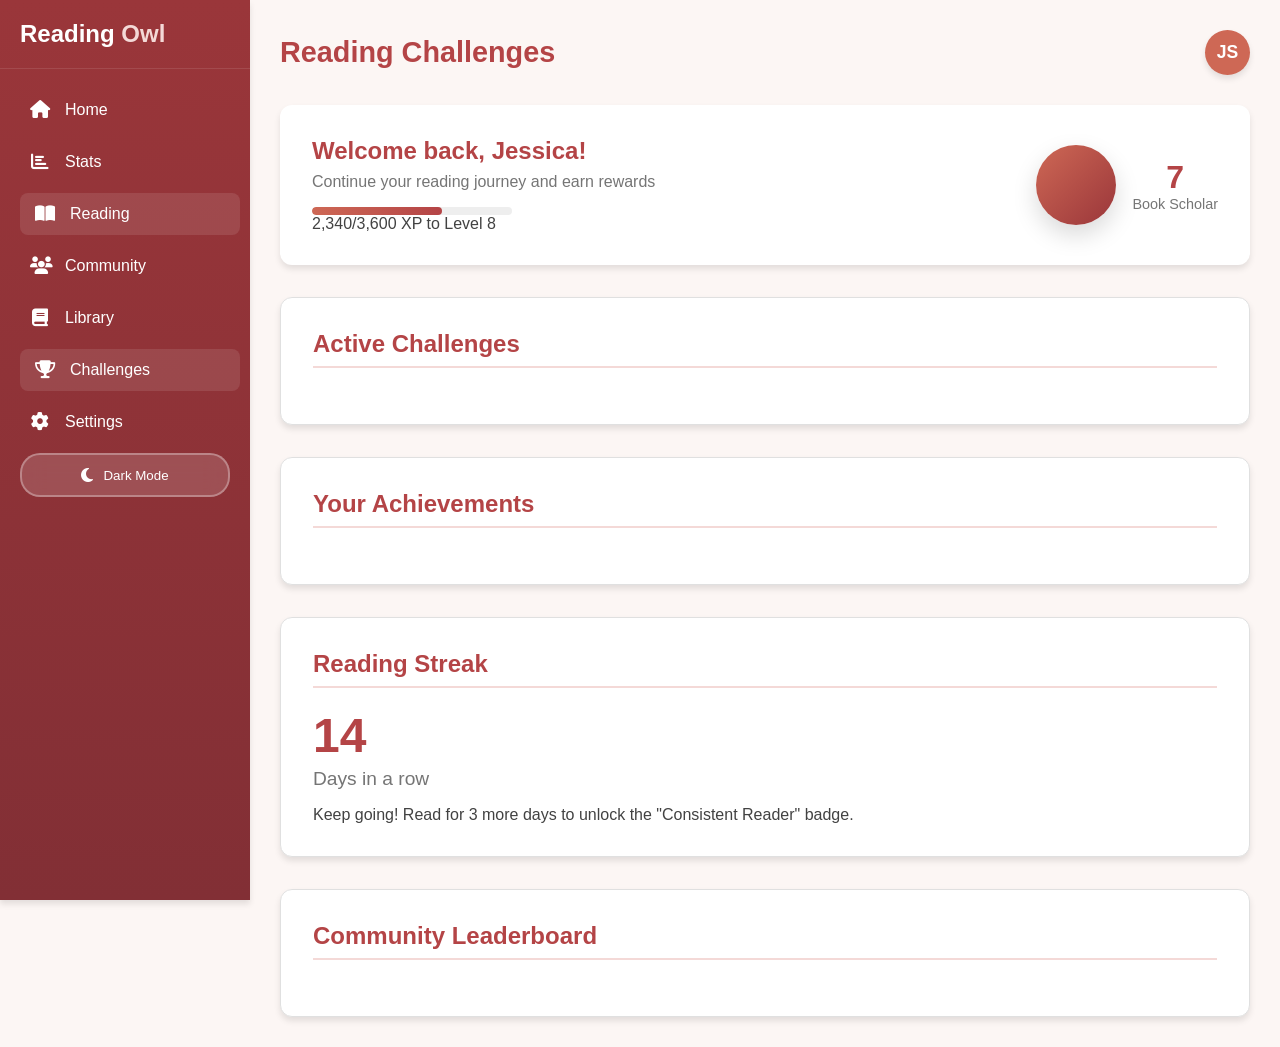
<file: challenges.html>
<!DOCTYPE html>
<html lang="en">
<head>
    <meta charset="UTF-8">
    <meta name="viewport" content="width=device-width, initial-scale=1.0">
    <title>Reading Owl - Challenges</title>
    <link rel="icon" type="image/svg+xml" href="data:image/svg+xml,<svg xmlns='http://www.w3.org/2000/svg' viewBox='0 0 100 100'><text y='.9em' font-size='90'>🦉</text></svg>">
    <link rel="stylesheet" href="https://cdnjs.cloudflare.com/ajax/libs/font-awesome/6.4.0/css/all.min.css">
    <style>
        :root {
            --primary-50: #FCF6F4;
            --primary-100: #F7ECEA;
            --primary-200: #F4D9D7;
            --primary-300: #EBBAB8;
            --primary-400: #DE938E;
            --primary-500: #CE6855;
            --primary-600: #B44446;
            --primary-700: #9A363A;
            --primary-800: #822F35;
            --gray-100: #f5f5f5;
            --gray-200: #eeeeee;
            --gray-300: #e0e0e0;
            --gray-400: #bdbdbd;
            --gray-500: #9e9e9e;
            --gray-600: #757575;
            --gray-700: #616161;
            --gray-800: #424242;
            --gray-900: #212121;
            --shadow: 0 4px 6px rgba(0, 0, 0, 0.1);
            --shadow-lg: 0 10px 25px rgba(0, 0, 0, 0.15);
            --transition: all 0.3s ease;
            
            /* Theme variables */
            --bg-primary: var(--primary-50);
            --bg-secondary: white;
            --text-primary: var(--gray-800);
            --text-secondary: var(--gray-600);
            --border-color: var(--gray-300);
            --card-bg: white;
            --progress-bg: var(--gray-200);
        }

        /* Dark theme */
        .dark-theme {
            --bg-primary: #1a1a1a;
            --bg-secondary: #2d2d2d;
            --text-primary: #ffffff;
            --text-secondary: #b0b0b0;
            --border-color: #404040;
            --card-bg: #2d2d2d;
            --progress-bg: #404040;
        }

        * {
            margin: 0;
            padding: 0;
            box-sizing: border-box;
            font-family: 'Segoe UI', Tahoma, Geneva, Verdana, sans-serif;
        }

        body {
            background-color: var(--bg-primary);
            color: var(--text-primary);
            display: flex;
            min-height: 100vh;
            transition: var(--transition);
        }

        /* Sidebar Styles */
        .sidebar {
            width: 250px;
            background: linear-gradient(to bottom, var(--primary-700), var(--primary-800));
            color: white;
            padding: 20px 0;
            position: fixed;
            height: 100vh;
            overflow-y: auto;
            transition: var(--transition);
            z-index: 1000;
            box-shadow: var(--shadow);
        }

        .logo {
            display: flex;
            align-items: center;
            padding: 0 20px 20px;
            border-bottom: 1px solid rgba(255, 255, 255, 0.1);
            margin-bottom: 20px;
        }

        .logo-icon {
            font-size: 24px;
            margin-right: 10px;
            color: var(--primary-200);
            position: relative;
        }

        .logo-icon::after {
            content: "🦉";
            position: absolute;
            top: 0;
            left: 0;
        }

        .logo h1 {
            font-size: 1.5rem;
            font-weight: 600;
        }

        .logo span {
            color: var(--primary-200);
        }

        .nav-links {
            list-style: none;
            padding: 0 15px;
        }

        .nav-links li {
            margin-bottom: 10px;
        }

        .nav-links a {
            display: flex;
            align-items: center;
            padding: 12px 15px;
            color: white;
            text-decoration: none;
            border-radius: 8px;
            transition: var(--transition);
        }

        .nav-links a:hover, .nav-links a.active {
            background-color: rgba(255, 255, 255, 0.1);
            transform: translateX(5px);
        }

        .nav-links i {
            margin-right: 15px;
            font-size: 18px;
            width: 20px;
            text-align: center;
        }

        /* Cute Theme Toggle Button */
        .theme-toggle-container {
            margin-top: auto;
            padding: 0 20px;
        }

        .theme-toggle {
            background: rgba(255, 255, 255, 0.15);
            border: 2px solid rgba(255, 255, 255, 0.3);
            border-radius: 20px;
            width: 100%;
            padding: 12px 16px;
            color: white;
            cursor: pointer;
            display: flex;
            align-items: center;
            justify-content: center;
            gap: 10px;
            transition: all 0.3s ease;
            font-weight: 500;
            backdrop-filter: blur(10px);
        }

        .theme-toggle:hover {
            background: rgba(255, 255, 255, 0.2);
            border-color: rgba(255, 255, 255, 0.4);
            transform: translateY(-2px);
            box-shadow: 0 4px 12px rgba(0, 0, 0, 0.15);
        }

        .theme-toggle:active {
            transform: translateY(0);
        }

        .theme-toggle i {
            font-size: 16px;
            transition: transform 0.3s ease;
        }

        .theme-toggle:hover i {
            transform: scale(1.1);
        }

        /* Main Content Styles */
        .main-content {
            flex: 1;
            margin-left: 250px;
            padding: 30px;
            transition: var(--transition);
        }

        .header {
            display: flex;
            justify-content: space-between;
            align-items: center;
            margin-bottom: 30px;
        }

        .header h2 {
            font-size: 1.8rem;
            color: var(--primary-600);
            font-weight: 600;
        }

        .user-profile {
            display: flex;
            align-items: center;
            gap: 15px;
        }

        .user-avatar {
            width: 45px;
            height: 45px;
            border-radius: 50%;
            background-color: var(--primary-500);
            display: flex;
            align-items: center;
            justify-content: center;
            color: white;
            font-weight: bold;
            font-size: 1.1rem;
            box-shadow: var(--shadow);
        }

        /* Rest of your existing CSS remains exactly the same */
        /* Challenges Container */
        .challenges-container {
            display: flex;
            flex-direction: column;
            gap: 2rem;
        }

        /* User Stats Card */
        .user-stats {
            background: var(--bg-secondary);
            border-radius: 12px;
            padding: 2rem;
            box-shadow: var(--shadow);
            display: flex;
            justify-content: space-between;
            align-items: center;
            animation: fadeIn 0.8s ease;
        }

        .stats-info h3 {
            font-size: 1.5rem;
            color: var(--primary-600);
            margin-bottom: 0.5rem;
        }

        .stats-info p {
            color: var(--text-secondary);
            margin-bottom: 1rem;
        }

        .level-badge {
            display: flex;
            align-items: center;
            gap: 1rem;
        }

        .level-icon {
            width: 80px;
            height: 80px;
            border-radius: 50%;
            background: linear-gradient(135deg, var(--primary-500), var(--primary-700));
            display: flex;
            align-items: center;
            justify-content: center;
            color: white;
            font-size: 2rem;
            box-shadow: var(--shadow-lg);
        }

        .level-info {
            text-align: center;
        }

        .level-number {
            font-size: 2rem;
            font-weight: 700;
            color: var(--primary-600);
        }

        .level-label {
            font-size: 0.9rem;
            color: var(--text-secondary);
        }

        .xp-bar {
            width: 200px;
            height: 8px;
            background-color: var(--progress-bg);
            border-radius: 4px;
            overflow: hidden;
            margin-top: 0.5rem;
        }

        .xp-progress {
            height: 100%;
            background: linear-gradient(to right, var(--primary-500), var(--primary-600));
            border-radius: 4px;
            transition: width 1s ease-in-out;
        }

        /* Challenges Grid */
        .challenges-grid {
            display: grid;
            grid-template-columns: repeat(auto-fill, minmax(300px, 1fr));
            gap: 1.5rem;
        }

        .challenge-card {
            background: var(--bg-secondary);
            border-radius: 12px;
            padding: 1.5rem;
            box-shadow: var(--shadow);
            transition: var(--transition);
            position: relative;
            overflow: hidden;
            border: 1px solid var(--border-color);
        }

        .challenge-card:hover {
            transform: translateY(-5px);
            box-shadow: var(--shadow-lg);
        }

        .challenge-header {
            display: flex;
            justify-content: space-between;
            align-items: flex-start;
            margin-bottom: 1rem;
        }

        .challenge-title {
            font-size: 1.2rem;
            color: var(--primary-600);
            font-weight: 600;
            margin-bottom: 0.5rem;
        }

        .challenge-badge {
            padding: 0.3rem 0.8rem;
            border-radius: 20px;
            font-size: 0.7rem;
            font-weight: 600;
            text-transform: uppercase;
        }

        .badge-easy {
            background-color: #d1fae5;
            color: #065f46;
        }

        .badge-medium {
            background-color: #fef3c7;
            color: #92400e;
        }

        .badge-hard {
            background-color: #fee2e2;
            color: #991b1b;
        }

        .challenge-description {
            color: var(--text-secondary);
            margin-bottom: 1.5rem;
            line-height: 1.5;
        }

        .challenge-reward {
            display: flex;
            align-items: center;
            gap: 0.5rem;
            margin-bottom: 1.5rem;
            color: var(--primary-600);
            font-weight: 600;
        }

        .challenge-progress {
            margin-bottom: 1.5rem;
        }

        .progress-label {
            display: flex;
            justify-content: space-between;
            margin-bottom: 0.5rem;
            font-size: 0.9rem;
            color: var(--text-secondary);
        }

        .progress-bar {
            height: 8px;
            background-color: var(--progress-bg);
            border-radius: 4px;
            overflow: hidden;
        }

        .progress-fill {
            height: 100%;
            background-color: var(--primary-500);
            border-radius: 4px;
            transition: width 1s ease-in-out;
        }

        .challenge-actions {
            display: flex;
            gap: 0.8rem;
        }

        .btn {
            padding: 10px 20px;
            border-radius: 6px;
            font-weight: 600;
            cursor: pointer;
            transition: var(--transition);
            border: none;
            display: flex;
            align-items: center;
            gap: 8px;
            font-size: 0.9rem;
        }

        .btn-success {
            background-color: #10b981;
            color: white;
        }

        .btn-success:hover {
            background-color: #059669;
        }

        .btn-outline {
            background: transparent;
            border: 1px solid var(--accent-primary);
            color: var(--accent-primary);
        }

        .btn:disabled {
            opacity: 0.6;
            cursor: not-allowed;
        }

        /* Achievements Section */
        .achievements-section {
            background: var(--bg-secondary);
            border-radius: 12px;
            padding: 2rem;
            box-shadow: var(--shadow);
            animation: slideUp 0.5s ease 0.2s both;
            border: 1px solid var(--border-color);
        }

        .section-title {
            font-size: 1.5rem;
            color: var(--primary-600);
            margin-bottom: 1.5rem;
            padding-bottom: 0.5rem;
            border-bottom: 2px solid var(--primary-200);
        }

        .achievements-grid {
            display: grid;
            grid-template-columns: repeat(auto-fill, minmax(200px, 1fr));
            gap: 1.5rem;
        }

        .achievement-card {
            background: var(--card-bg);
            border-radius: 12px;
            padding: 1.5rem;
            text-align: center;
            transition: var(--transition);
            position: relative;
            border: 1px solid var(--border-color);
        }

        .achievement-card:hover {
            transform: translateY(-3px);
            box-shadow: var(--shadow);
        }

        .achievement-icon {
            width: 60px;
            height: 60px;
            border-radius: 50%;
            background: linear-gradient(135deg, var(--primary-500), var(--primary-700));
            display: flex;
            align-items: center;
            justify-content: center;
            color: white;
            font-size: 1.5rem;
            margin: 0 auto 1rem;
            box-shadow: var(--shadow);
        }

        .achievement-title {
            font-weight: 600;
            color: var(--text-primary);
            margin-bottom: 0.5rem;
        }

        .achievement-desc {
            font-size: 0.8rem;
            color: var(--text-secondary);
            margin-bottom: 1rem;
        }

        .achievement-xp {
            font-size: 0.9rem;
            color: var(--primary-600);
            font-weight: 600;
        }

        .achievement-locked {
            opacity: 0.6;
        }

        .achievement-locked .achievement-icon {
            background: var(--gray-400);
        }

        /* Streak Section */
        .streak-section {
            background: var(--bg-secondary);
            border-radius: 12px;
            padding: 2rem;
            box-shadow: var(--shadow);
            animation: slideUp 0.5s ease 0.4s both;
            border: 1px solid var(--border-color);
        }

        .streak-container {
            display: flex;
            align-items: center;
            gap: 2rem;
        }

        .streak-info {
            flex: 1;
        }

        .streak-count {
            font-size: 3rem;
            font-weight: 700;
            color: var(--primary-600);
            line-height: 1;
            margin-bottom: 0.5rem;
        }

        .streak-label {
            font-size: 1.2rem;
            color: var(--text-secondary);
            margin-bottom: 1rem;
        }

        .streak-calendar {
            display: flex;
            gap: 0.5rem;
        }

        .streak-day {
            width: 30px;
            height: 30px;
            border-radius: 6px;
            display: flex;
            align-items: center;
            justify-content: center;
            font-size: 0.8rem;
            font-weight: 600;
        }

        .streak-active {
            background-color: var(--primary-500);
            color: white;
        }

        .streak-inactive {
            background-color: var(--progress-bg);
            color: var(--text-secondary);
        }

        .streak-today {
            background-color: #f59e0b;
            color: white;
        }

        /* Leaderboard Section */
        .leaderboard-section {
            background: var(--bg-secondary);
            border-radius: 12px;
            padding: 2rem;
            box-shadow: var(--shadow);
            animation: slideUp 0.5s ease 0.6s both;
            border: 1px solid var(--border-color);
        }

        .leaderboard-list {
            list-style: none;
        }

        .leaderboard-item {
            display: flex;
            align-items: center;
            padding: 1rem;
            border-bottom: 1px solid var(--border-color);
            transition: var(--transition);
        }

        .leaderboard-item:hover {
            background-color: color-mix(in srgb, var(--primary-600) 5%, transparent);
        }

        .leaderboard-item:last-child {
            border-bottom: none;
        }

        .leaderboard-rank {
            width: 30px;
            height: 30px;
            border-radius: 50%;
            background-color: var(--primary-500);
            color: white;
            display: flex;
            align-items: center;
            justify-content: center;
            font-weight: 600;
            margin-right: 1rem;
        }

        .rank-1 {
            background-color: #f59e0b;
        }

        .rank-2 {
            background-color: #94a3b8;
        }

        .rank-3 {
            background-color: #a16207;
        }

        .leaderboard-user {
            display: flex;
            align-items: center;
            gap: 1rem;
            flex: 1;
        }

        .leaderboard-avatar {
            width: 40px;
            height: 40px;
            border-radius: 50%;
            background-color: var(--primary-500);
            display: flex;
            align-items: center;
            justify-content: center;
            color: white;
            font-weight: bold;
        }

        .leaderboard-name {
            font-weight: 600;
            color: var(--text-primary);
        }

        .leaderboard-xp {
            font-weight: 600;
            color: var(--primary-600);
        }

        /* Animations */
        @keyframes fadeIn {
            from { opacity: 0; }
            to { opacity: 1; }
        }

        @keyframes slideUp {
            from { 
                opacity: 0;
                transform: translateY(20px);
            }
            to { 
                opacity: 1;
                transform: translateY(0);
            }
        }

        @keyframes bounce {
            0%, 20%, 50%, 80%, 100% {transform: translateY(0);}
            40% {transform: translateY(-10px);}
            60% {transform: translateY(-5px);}
        }

        .celebration {
            animation: bounce 1s;
        }

        /* New Challenge Animation */
        @keyframes slideIn {
            from { 
                opacity: 0;
                transform: translateY(20px) scale(0.9);
            }
            to { 
                opacity: 1;
                transform: translateY(0) scale(1);
            }
        }

        .new-challenge {
            animation: slideIn 0.5s ease;
        }

        /* Responsive Styles */
        @media (max-width: 992px) {
            .sidebar {
                width: 70px;
                overflow: visible;
            }
            
            .logo h1, .nav-links span {
                display: none;
            }
            
            .logo {
                justify-content: center;
                padding: 0 0 20px;
            }
            
            .logo-icon {
                margin-right: 0;
                font-size: 28px;
            }
            
            .nav-links a {
                justify-content: center;
                padding: 15px;
            }
            
            .nav-links i {
                margin-right: 0;
                font-size: 20px;
            }
            
            .theme-toggle span {
                display: none;
            }
            
            .main-content {
                margin-left: 70px;
            }
            
            .challenges-grid {
                grid-template-columns: repeat(auto-fill, minmax(250px, 1fr));
            }
            
            .achievements-grid {
                grid-template-columns: repeat(auto-fill, minmax(150px, 1fr));
            }
        }

        @media (max-width: 768px) {
            .header {
                flex-direction: column;
                align-items: flex-start;
                gap: 15px;
            }
            
            .user-profile {
                align-self: flex-end;
            }
            
            .user-stats {
                flex-direction: column;
                gap: 1.5rem;
                text-align: center;
            }
            
            .streak-container {
                flex-direction: column;
                gap: 1.5rem;
            }
            
            .challenge-actions {
                flex-direction: column;
            }
        }

        @media (max-width: 576px) {
            .sidebar {
                width: 100%;
                height: auto;
                position: relative;
            }
            
            .nav-links {
                display: flex;
                justify-content: space-around;
                padding: 0;
            }
            
            .nav-links li {
                margin-bottom: 0;
            }
            
            .logo {
                display: none;
            }
            
            .theme-toggle-container {
                justify-content: center;
                margin: 10px;
            }
            
            .main-content {
                margin-left: 0;
                padding: 20px;
            }
            
            .challenges-grid {
                grid-template-columns: 1fr;
            }
            
            .achievements-grid {
                grid-template-columns: repeat(2, 1fr);
            }
        }
        .user-profile-link {
    text-decoration: none;
    color: inherit;
}

.user-profile {
    cursor: pointer;
}

    </style>
</head>
<body>
    <!-- Sidebar Navigation -->
    <nav class="sidebar">
        <div class="logo">
            
            <h1>Reading <span>Owl</span></h1>
        </div>
        <ul class="nav-links">
            <li><a href="home.html"><i class="fas fa-home"></i> <span>Home</span></a></li>
            <li><a href="stats.html"><i class="fas fa-chart-bar"></i> <span>Stats</span></a></li>
            <li><a href="reading.html" class="active"><i class="fas fa-book-open"></i> <span>Reading</span></a></li>
            <li><a href="community.html"><i class="fas fa-users"></i> <span>Community</span></a></li>
            <li><a href="library.html"><i class="fas fa-book"></i> <span>Library</span></a></li>
            <li><a href="challenges.html" class="active"><i class="fas fa-trophy"></i> <span>Challenges</span></a></li>
            <li><a href="settings.html"><i class="fas fa-cog"></i> <span>Settings</span></a></li>
        </ul>
        
        <!-- Cute Theme Toggle Button -->
        <div class="theme-toggle-container">
            <button id="theme-toggle" class="theme-toggle" aria-label="Toggle dark mode">
                <i class="fas fa-moon"></i>
                <span>Dark Mode</span>
            </button>
        </div>
    </nav>

    <!-- Main Content -->
    <main class="main-content">
        <div class="header">
            <h2>Reading Challenges</h2>
            <a href="settings.html" class="user-profile-link">
                <div class="user-profile">
                    <div class="user-avatar">JS</div>
                </div>
            </a>
        </div>

        <div class="challenges-container">
            <!-- User Stats -->
            <div class="user-stats">
                <div class="stats-info">
                    <h3>Welcome back, Jessica!</h3>
                    <p>Continue your reading journey and earn rewards</p>
                    <div class="xp-bar">
                        <div class="xp-progress" id="xpProgress" style="width: 65%;"></div>
                    </div>
                    <div>2,340/3,600 XP to Level 8</div>
                </div>
                <div class="level-badge">
                    <div class="level-icon">
                        <i class="fas fa-owl"></i>
                    </div>
                    <div class="level-info">
                        <div class="level-number">7</div>
                        <div class="level-label">Book Scholar</div>
                    </div>
                </div>
            </div>

            <!-- Active Challenges -->
            <div class="achievements-section">
                <h2 class="section-title">Active Challenges</h2>
                <div class="challenges-grid" id="activeChallenges">
                    <!-- Challenges will be loaded here -->
                </div>
            </div>

            <!-- Achievements -->
            <div class="achievements-section">
                <h2 class="section-title">Your Achievements</h2>
                <div class="achievements-grid" id="achievementsGrid">
                    <!-- Achievements will be loaded here -->
                </div>
            </div>

            <!-- Reading Streak -->
            <div class="streak-section">
                <h2 class="section-title">Reading Streak</h2>
                <div class="streak-container">
                    <div class="streak-info">
                        <div class="streak-count" id="streakCount">14</div>
                        <div class="streak-label">Days in a row</div>
                        <p>Keep going! Read for 3 more days to unlock the "Consistent Reader" badge.</p>
                    </div>
                    <div class="streak-calendar" id="streakCalendar">
                        <!-- Streak days will be loaded here -->
                    </div>
                </div>
            </div>

            <!-- Leaderboard -->
            <div class="leaderboard-section">
                <h2 class="section-title">Community Leaderboard</h2>
                <div class="leaderboard-list" id="leaderboardList">
                    <!-- Leaderboard will be loaded here -->
                </div>
            </div>
        </div>
    </main>

    <script>
        // Theme functionality
        document.addEventListener('DOMContentLoaded', function() {
            const themeToggle = document.getElementById('theme-toggle');
            const themeIcon = themeToggle.querySelector('i');
            const themeText = themeToggle.querySelector('span');
            const body = document.body;

            // Initialize theme from localStorage
            function initializeTheme() {
                const savedTheme = localStorage.getItem('readingOwlTheme');
                const systemPrefersDark = window.matchMedia('(prefers-color-scheme: dark)').matches;
                
                if (savedTheme === 'dark' || (!savedTheme && systemPrefersDark)) {
                    body.classList.add('dark-theme');
                    themeIcon.className = 'fas fa-sun';
                    themeText.textContent = 'Light Mode';
                } else {
                    body.classList.remove('dark-theme');
                    themeIcon.className = 'fas fa-moon';
                    themeText.textContent = 'Dark Mode';
                }
            }

            // Theme toggle functionality
            themeToggle.addEventListener('click', function() {
                if (body.classList.contains('dark-theme')) {
                    body.classList.remove('dark-theme');
                    themeIcon.className = 'fas fa-moon';
                    themeText.textContent = 'Dark Mode';
                    localStorage.setItem('readingOwlTheme', 'light');
                } else {
                    body.classList.add('dark-theme');
                    themeIcon.className = 'fas fa-sun';
                    themeText.textContent = 'Light Mode';
                    localStorage.setItem('readingOwlTheme', 'dark');
                }
            });

            // Initialize theme
            initializeTheme();

            // Listen for system theme changes
            window.matchMedia('(prefers-color-scheme: dark)').addEventListener('change', e => {
                if (!localStorage.getItem('readingOwlTheme')) {
                    if (e.matches) {
                        body.classList.add('dark-theme');
                        themeIcon.className = 'fas fa-sun';
                        themeText.textContent = 'Light Mode';
                    } else {
                        body.classList.remove('dark-theme');
                        themeIcon.className = 'fas fa-moon';
                        themeText.textContent = 'Dark Mode';
                    }
                }
            });

            // Rest of your existing JavaScript for challenges functionality
            // ... (your existing challenges JavaScript code) ...
        });

        // Your existing challenges JavaScript code remains exactly the same
        // ... (all your existing challenges functionality) ...
    </script>
</body>
</html>
</file>
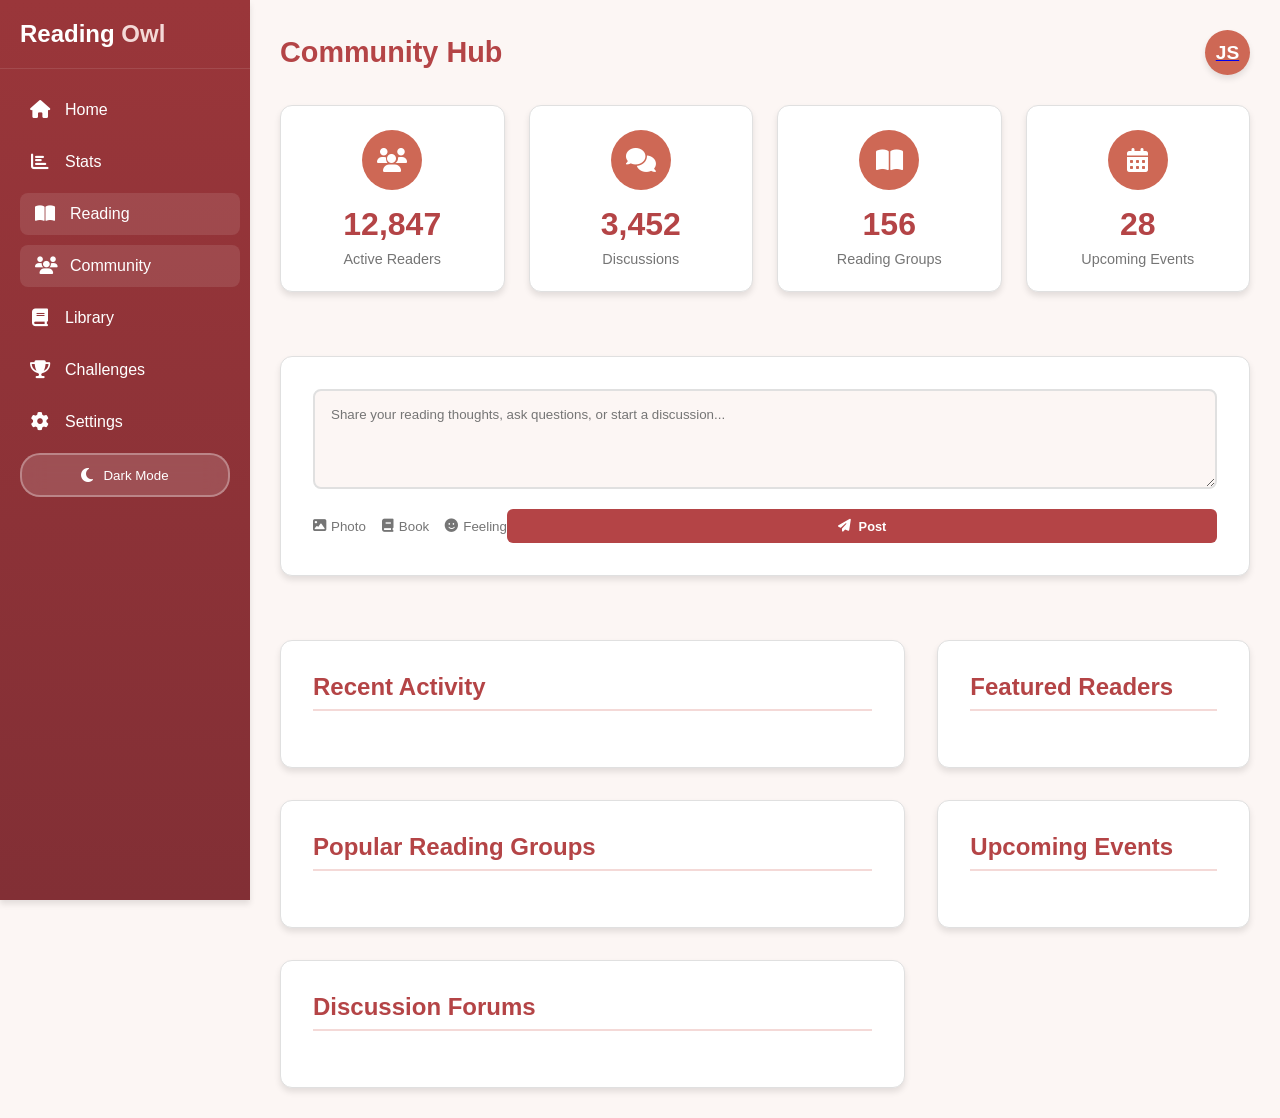
<file: community.html>
<!DOCTYPE html>
<html lang="en">
<head>
    <meta charset="UTF-8">
    <meta name="viewport" content="width=device-width, initial-scale=1.0">
    <title>Reading Owl - Community</title>
    <link rel="icon" type="image/svg+xml" href="data:image/svg+xml,<svg xmlns='http://www.w3.org/2000/svg' viewBox='0 0 100 100'><text y='.9em' font-size='90'>📚</text></svg>">
    <link rel="stylesheet" href="https://cdnjs.cloudflare.com/ajax/libs/font-awesome/6.4.0/css/all.min.css">
    <style>
        :root {
            --primary-50: #FCF6F4;
            --primary-100: #F7ECEA;
            --primary-200: #F4D9D7;
            --primary-300: #EBBAB8;
            --primary-400: #DE938E;
            --primary-500: #CE6855;
            --primary-600: #B44446;
            --primary-700: #9A363A;
            --primary-800: #822F35;
            --gray-100: #f5f5f5;
            --gray-200: #eeeeee;
            --gray-300: #e0e0e0;
            --gray-400: #bdbdbd;
            --gray-500: #9e9e9e;
            --gray-600: #757575;
            --gray-700: #616161;
            --gray-800: #424242;
            --gray-900: #212121;
            --shadow: 0 4px 6px rgba(0, 0, 0, 0.1);
            --shadow-lg: 0 10px 25px rgba(0, 0, 0, 0.15);
            --transition: all 0.3s ease;
            
            /* Theme variables */
            --bg-primary: var(--primary-50);
            --bg-secondary: white;
            --text-primary: var(--gray-800);
            --text-secondary: var(--gray-600);
            --border-color: var(--gray-300);
            --card-bg: white;
            --progress-bg: var(--gray-200);
        }

        /* Dark theme */
        .dark-theme {
            --bg-primary: #1a1a1a;
            --bg-secondary: #2d2d2d;
            --text-primary: #ffffff;
            --text-secondary: #b0b0b0;
            --border-color: #404040;
            --card-bg: #2d2d2d;
            --progress-bg: #404040;
        }

        * {
            margin: 0;
            padding: 0;
            box-sizing: border-box;
            font-family: 'Segoe UI', Tahoma, Geneva, Verdana, sans-serif;
        }

        body {
            background-color: var(--bg-primary);
            color: var(--text-primary);
            display: flex;
            min-height: 100vh;
            transition: var(--transition);
        }

        /* Sidebar Styles */
        .sidebar {
            width: 250px;
            background: linear-gradient(to bottom, var(--primary-700), var(--primary-800));
            color: white;
            padding: 20px 0;
            position: fixed;
            height: 100vh;
            overflow-y: auto;
            transition: var(--transition);
            z-index: 1000;
            box-shadow: var(--shadow);
        }

        .logo {
            display: flex;
            align-items: center;
            padding: 0 20px 20px;
            border-bottom: 1px solid rgba(255, 255, 255, 0.1);
            margin-bottom: 20px;
        }

        .logo-icon {
            font-size: 24px;
            margin-right: 10px;
            color: var(--primary-200);
            position: relative;
        }

        .logo h1 {
            font-size: 1.5rem;
            font-weight: 600;
        }

        .logo span {
            color: var(--primary-200);
        }

        .nav-links {
            list-style: none;
            padding: 0 15px;
        }

        .nav-links li {
            margin-bottom: 10px;
        }

        .nav-links a {
            display: flex;
            align-items: center;
            padding: 12px 15px;
            color: white;
            text-decoration: none;
            border-radius: 8px;
            transition: var(--transition);
        }

        .nav-links a:hover, .nav-links a.active {
            background-color: rgba(255, 255, 255, 0.1);
            transform: translateX(5px);
        }

        .nav-links i {
            margin-right: 15px;
            font-size: 18px;
            width: 20px;
            text-align: center;
        }

        /* Cute Theme Toggle Button */
        .theme-toggle-container {
            margin-top: auto;
            padding: 0 20px;
        }

        .theme-toggle {
            background: rgba(255, 255, 255, 0.15);
            border: 2px solid rgba(255, 255, 255, 0.3);
            border-radius: 20px;
            width: 100%;
            padding: 12px 16px;
            color: white;
            cursor: pointer;
            display: flex;
            align-items: center;
            justify-content: center;
            gap: 10px;
            transition: all 0.3s ease;
            font-weight: 500;
            backdrop-filter: blur(10px);
        }

        .theme-toggle:hover {
            background: rgba(255, 255, 255, 0.2);
            border-color: rgba(255, 255, 255, 0.4);
            transform: translateY(-2px);
            box-shadow: 0 4px 12px rgba(0, 0, 0, 0.15);
        }

        .theme-toggle:active {
            transform: translateY(0);
        }

        .theme-toggle i {
            font-size: 16px;
            transition: transform 0.3s ease;
        }

        .theme-toggle:hover i {
            transform: scale(1.1);
        }

        /* Main Content Styles */
        .main-content {
            flex: 1;
            margin-left: 250px;
            padding: 30px;
            transition: var(--transition);
        }

        .header {
            display: flex;
            justify-content: space-between;
            align-items: center;
            margin-bottom: 30px;
        }

        .header h2 {
            font-size: 1.8rem;
            color: var(--primary-600);
            font-weight: 600;
        }

        .user-profile {
            display: flex;
            align-items: center;
            gap: 15px;
        }

        .user-avatar {
            width: 45px;
            height: 45px;
            border-radius: 50%;
            background-color: var(--primary-500);
            display: flex;
            align-items: center;
            justify-content: center;
            color: white;
            font-weight: bold;
            font-size: 1.2rem;
            box-shadow: var(--shadow);
        }

        /* Rest of your existing CSS remains exactly the same */
        /* Community Content */
        .community-container {
            display: flex;
            flex-direction: column;
            gap: 2rem;
        }

        /* Community Stats */
        .community-stats {
            display: grid;
            grid-template-columns: repeat(auto-fit, minmax(200px, 1fr));
            gap: 1.5rem;
            margin-bottom: 2rem;
        }

        .stat-card {
            background: var(--bg-secondary);
            border-radius: 12px;
            padding: 1.5rem;
            box-shadow: var(--shadow);
            text-align: center;
            transition: var(--transition);
            border: 1px solid var(--border-color);
        }

        .stat-card:hover {
            transform: translateY(-5px);
            box-shadow: var(--shadow-lg);
        }

        .stat-icon {
            width: 60px;
            height: 60px;
            border-radius: 50%;
            background: var(--primary-500);
            display: flex;
            align-items: center;
            justify-content: center;
            color: white;
            font-size: 1.5rem;
            margin: 0 auto 1rem;
        }

        .stat-number {
            font-size: 2rem;
            font-weight: 700;
            color: var(--primary-600);
            margin-bottom: 0.5rem;
        }

        .stat-label {
            color: var(--text-secondary);
            font-size: 0.9rem;
        }

        /* Community Sections */
        .community-sections {
            display: grid;
            grid-template-columns: 2fr 1fr;
            gap: 2rem;
        }

        .main-column {
            display: flex;
            flex-direction: column;
            gap: 2rem;
        }

        .sidebar-column {
            display: flex;
            flex-direction: column;
            gap: 2rem;
        }

        /* Activity Feed */
        .activity-feed {
            background: var(--bg-secondary);
            border-radius: 12px;
            padding: 2rem;
            box-shadow: var(--shadow);
            border: 1px solid var(--border-color);
        }

        .section-title {
            font-size: 1.5rem;
            color: var(--primary-600);
            margin-bottom: 1.5rem;
            padding-bottom: 0.5rem;
            border-bottom: 2px solid var(--primary-200);
        }

        .activity-list {
            display: flex;
            flex-direction: column;
            gap: 1.5rem;
        }

        .activity-item {
            display: flex;
            gap: 1rem;
            padding: 1rem;
            border-radius: 8px;
            transition: var(--transition);
            border: 1px solid var(--border-color);
        }

        .activity-item:hover {
            background: color-mix(in srgb, var(--primary-600) 5%, transparent);
        }

        .activity-avatar {
            width: 50px;
            height: 50px;
            border-radius: 50%;
            background: var(--primary-500);
            display: flex;
            align-items: center;
            justify-content: center;
            color: white;
            font-weight: bold;
            flex-shrink: 0;
        }

        .activity-content {
            flex: 1;
        }

        .activity-user {
            font-weight: 600;
            color: var(--primary-600);
            margin-bottom: 0.3rem;
        }

        .activity-text {
            color: var(--text-primary);
            margin-bottom: 0.5rem;
            line-height: 1.5;
        }

        .activity-meta {
            display: flex;
            gap: 1rem;
            color: var(--text-secondary);
            font-size: 0.8rem;
        }

        .activity-actions {
            display: flex;
            gap: 1rem;
            margin-top: 0.5rem;
        }

        .action-btn {
            background: none;
            border: none;
            color: var(--text-secondary);
            cursor: pointer;
            transition: var(--transition);
            display: flex;
            align-items: center;
            gap: 5px;
            font-size: 0.8rem;
        }

        .action-btn:hover {
            color: var(--primary-600);
        }

        /* Reading Groups */
        .reading-groups {
            background: var(--bg-secondary);
            border-radius: 12px;
            padding: 2rem;
            box-shadow: var(--shadow);
            border: 1px solid var(--border-color);
        }

        .groups-grid {
            display: grid;
            grid-template-columns: repeat(auto-fill, minmax(280px, 1fr));
            gap: 1.5rem;
        }

        .group-card {
            background: var(--card-bg);
            border-radius: 12px;
            padding: 1.5rem;
            transition: var(--transition);
            border: 2px solid var(--border-color);
        }

        .group-card:hover {
            transform: translateY(-3px);
            box-shadow: var(--shadow);
            border-color: var(--primary-300);
        }

        .group-header {
            display: flex;
            justify-content: between;
            align-items: flex-start;
            margin-bottom: 1rem;
        }

        .group-icon {
            width: 50px;
            height: 50px;
            border-radius: 50%;
            background: var(--primary-500);
            display: flex;
            align-items: center;
            justify-content: center;
            color: white;
            font-size: 1.2rem;
            margin-right: 1rem;
        }

        .group-info {
            flex: 1;
        }

        .group-title {
            font-weight: 600;
            color: var(--primary-600);
            margin-bottom: 0.3rem;
        }

        .group-members {
            color: var(--text-secondary);
            font-size: 0.8rem;
            display: flex;
            align-items: center;
            gap: 5px;
        }

        .group-description {
            color: var(--text-primary);
            font-size: 0.9rem;
            margin-bottom: 1rem;
            line-height: 1.5;
        }

        .group-current-book {
            background: var(--bg-primary);
            border-radius: 8px;
            padding: 0.8rem;
            margin-bottom: 1rem;
            border: 1px solid var(--border-color);
        }

        .current-book-title {
            font-weight: 600;
            color: var(--primary-600);
            margin-bottom: 0.3rem;
            font-size: 0.9rem;
        }

        .current-book-author {
            color: var(--text-secondary);
            font-size: 0.8rem;
        }

        .group-actions {
            display: flex;
            gap: 0.5rem;
        }

        .btn {
            padding: 0.6rem 1rem;
            border-radius: 6px;
            font-weight: 600;
            cursor: pointer;
            transition: var(--transition);
            border: none;
            display: flex;
            align-items: center;
            justify-content: center;
            gap: 8px;
            font-size: 0.8rem;
            flex: 1;
        }

        .btn-primary {
            background-color: var(--primary-600);
            color: white;
        }

        .btn-primary:hover {
            background-color: var(--primary-700);
        }

        .btn-outline {
            background: transparent;
            border: 2px solid var(--primary-600);
            color: var(--primary-600);
        }

        .btn-outline:hover {
            background-color: color-mix(in srgb, var(--primary-600) 10%, transparent);
        }

        .dark-theme .btn-outline:hover {
            background-color: color-mix(in srgb, var(--primary-600) 20%, transparent);
        }

        /* Featured Readers */
        .featured-readers {
            background: var(--bg-secondary);
            border-radius: 12px;
            padding: 2rem;
            box-shadow: var(--shadow);
            border: 1px solid var(--border-color);
        }

        .readers-list {
            display: flex;
            flex-direction: column;
            gap: 1rem;
        }

        .reader-card {
            display: flex;
            align-items: center;
            gap: 1rem;
            padding: 1rem;
            border-radius: 8px;
            transition: var(--transition);
            border: 1px solid var(--border-color);
        }

        .reader-card:hover {
            background: color-mix(in srgb, var(--primary-600) 5%, transparent);
        }

        .reader-avatar {
            width: 50px;
            height: 50px;
            border-radius: 50%;
            background: var(--primary-500);
            display: flex;
            align-items: center;
            justify-content: center;
            color: white;
            font-weight: bold;
            flex-shrink: 0;
        }

        .reader-info {
            flex: 1;
        }

        .reader-name {
            font-weight: 600;
            color: var(--primary-600);
            margin-bottom: 0.2rem;
        }

        .reader-stats {
            display: flex;
            gap: 1rem;
            color: var(--text-secondary);
            font-size: 0.8rem;
        }

        .follow-btn {
            background: var(--primary-500);
            color: white;
            border: none;
            border-radius: 20px;
            padding: 0.4rem 1rem;
            font-size: 0.8rem;
            cursor: pointer;
            transition: var(--transition);
        }

        .follow-btn:hover {
            background: var(--primary-600);
        }

        /* Upcoming Events */
        .upcoming-events {
            background: var(--bg-secondary);
            border-radius: 12px;
            padding: 2rem;
            box-shadow: var(--shadow);
            border: 1px solid var(--border-color);
        }

        .events-list {
            display: flex;
            flex-direction: column;
            gap: 1rem;
        }

        .event-card {
            background: var(--card-bg);
            border-radius: 8px;
            padding: 1rem;
            transition: var(--transition);
            border: 1px solid var(--border-color);
        }

        .event-card:hover {
            transform: translateX(5px);
            box-shadow: var(--shadow);
        }

        .event-date {
            display: flex;
            align-items: center;
            gap: 0.5rem;
            color: var(--primary-600);
            font-weight: 600;
            margin-bottom: 0.5rem;
        }

        .event-title {
            font-weight: 600;
            color: var(--primary-600);
            margin-bottom: 0.3rem;
        }

        .event-description {
            color: var(--text-primary);
            font-size: 0.9rem;
            margin-bottom: 0.5rem;
        }

        .event-meta {
            display: flex;
            justify-content: space-between;
            color: var(--text-secondary);
            font-size: 0.8rem;
        }

        /* Discussion Forums */
        .discussion-forums {
            background: var(--bg-secondary);
            border-radius: 12px;
            padding: 2rem;
            box-shadow: var(--shadow);
            border: 1px solid var(--border-color);
        }

        .forums-list {
            display: flex;
            flex-direction: column;
            gap: 1rem;
        }

        .forum-card {
            display: flex;
            gap: 1rem;
            padding: 1rem;
            border-radius: 8px;
            transition: var(--transition);
            border: 1px solid var(--border-color);
        }

        .forum-card:hover {
            background: color-mix(in srgb, var(--primary-600) 5%, transparent);
        }

        .forum-icon {
            width: 40px;
            height: 40px;
            border-radius: 8px;
            background: var(--primary-500);
            display: flex;
            align-items: center;
            justify-content: center;
            color: white;
            font-size: 1rem;
            flex-shrink: 0;
        }

        .forum-info {
            flex: 1;
        }

        .forum-title {
            font-weight: 600;
            color: var(--primary-600);
            margin-bottom: 0.3rem;
        }

        .forum-description {
            color: var(--text-primary);
            font-size: 0.9rem;
            margin-bottom: 0.5rem;
        }

        .forum-stats {
            display: flex;
            gap: 1rem;
            color: var(--text-secondary);
            font-size: 0.8rem;
        }

        /* Create Post */
        .create-post {
            background: var(--bg-secondary);
            border-radius: 12px;
            padding: 2rem;
            box-shadow: var(--shadow);
            margin-bottom: 2rem;
            border: 1px solid var(--border-color);
        }

        .post-input {
            width: 100%;
            min-height: 100px;
            padding: 1rem;
            border: 2px solid var(--border-color);
            border-radius: 8px;
            resize: vertical;
            margin-bottom: 1rem;
            transition: var(--transition);
            background: var(--bg-primary);
            color: var(--text-primary);
        }

        .post-input:focus {
            outline: none;
            border-color: var(--primary-500);
        }

        .post-actions {
            display: flex;
            justify-content: space-between;
            align-items: center;
        }

        .post-options {
            display: flex;
            gap: 1rem;
        }

        .post-option {
            background: none;
            border: none;
            color: var(--text-secondary);
            cursor: pointer;
            transition: var(--transition);
            display: flex;
            align-items: center;
            gap: 5px;
        }

        .post-option:hover {
            color: var(--primary-600);
        }

        /* Animations */
        @keyframes fadeIn {
            from { opacity: 0; }
            to { opacity: 1; }
        }

        @keyframes slideUp {
            from { 
                opacity: 0;
                transform: translateY(20px);
            }
            to { 
                opacity: 1;
                transform: translateY(0);
            }
        }

        /* New content animation */
        @keyframes slideIn {
            from { 
                opacity: 0;
                transform: translateY(20px) scale(0.9);
            }
            to { 
                opacity: 1;
                transform: translateY(0) scale(1);
            }
        }

        .new-content {
            animation: slideIn 0.5s ease;
        }

        /* Responsive Styles */
        @media (max-width: 1200px) {
            .community-sections {
                grid-template-columns: 1fr;
            }
            
            .sidebar-column {
                display: grid;
                grid-template-columns: repeat(2, 1fr);
                gap: 2rem;
            }
        }

        @media (max-width: 992px) {
            .sidebar {
                width: 70px;
                overflow: visible;
            }
            
            .logo h1, .nav-links span {
                display: none;
            }
            
            .logo {
                justify-content: center;
                padding: 0 0 20px;
            }
            
            .logo-icon {
                margin-right: 0;
            }
            
            .nav-links a {
                justify-content: center;
                padding: 15px;
            }
            
            .nav-links i {
                margin-right: 0;
                font-size: 20px;
            }
            
            .theme-toggle span {
                display: none;
            }
            
            .main-content {
                margin-left: 70px;
            }
            
            .community-stats {
                grid-template-columns: repeat(2, 1fr);
            }
        }

        @media (max-width: 768px) {
            .header {
                flex-direction: column;
                align-items: flex-start;
                gap: 15px;
            }
            
            .user-profile {
                align-self: flex-end;
            }
            
            .community-stats {
                grid-template-columns: 1fr;
            }
            
            .sidebar-column {
                grid-template-columns: 1fr;
            }
            
            .groups-grid {
                grid-template-columns: 1fr;
            }
        }

        @media (max-width: 576px) {
            .sidebar {
                width: 100%;
                height: auto;
                position: relative;
            }
            
            .nav-links {
                display: flex;
                justify-content: space-around;
                padding: 0;
            }
            
            .nav-links li {
                margin-bottom: 0;
            }
            
            .logo {
                display: none;
            }
            
            .theme-toggle-container {
                justify-content: center;
                margin: 10px;
            }
            
            .main-content {
                margin-left: 0;
                padding: 20px;
            }
            
            .post-actions {
                flex-direction: column;
                gap: 1rem;
                align-items: stretch;
            }
            
            .post-options {
                justify-content: space-between;
            }
        }
    </style>
</head>
<body>
    <!-- Sidebar Navigation -->
    <nav class="sidebar">
        <div class="logo">
            <h1>Reading <span>Owl</span></h1>
        </div>
        <ul class="nav-links">
            <li><a href="home.html"><i class="fas fa-home"></i> <span>Home</span></a></li>
            <li><a href="stats.html"><i class="fas fa-chart-bar"></i> <span>Stats</span></a></li>
            <li><a href="reading.html" class="active"><i class="fas fa-book-open"></i> <span>Reading</span></a></li>
            <li><a href="community.html" class="active"><i class="fas fa-users"></i> <span>Community</span></a></li>
            <li><a href="library.html"><i class="fas fa-book"></i> <span>Library</span></a></li>
            <li><a href="challenges.html"><i class="fas fa-trophy"></i> <span>Challenges</span></a></li>
            <li><a href="settings.html"><i class="fas fa-cog"></i> <span>Settings</span></a></li>
        </ul>
        
        <!-- Cute Theme Toggle Button -->
        <div class="theme-toggle-container">
            <button id="theme-toggle" class="theme-toggle" aria-label="Toggle dark mode">
                <i class="fas fa-moon"></i>
                <span>Dark Mode</span>
            </button>
        </div>
    </nav>

    <!-- Main Content -->
    <main class="main-content">
        <div class="header">
            <h2>Community Hub</h2>
            <a href="settings.html" class="user-profile-link">
                <div class="user-profile">
                    <div class="user-avatar">JS</div>
                </div>
            </a>
        </div>

        <div class="community-container">
            <!-- Community Stats -->
            <div class="community-stats">
                <div class="stat-card">
                    <div class="stat-icon">
                        <i class="fas fa-users"></i>
                    </div>
                    <div class="stat-number">12,847</div>
                    <div class="stat-label">Active Readers</div>
                </div>
                <div class="stat-card">
                    <div class="stat-icon">
                        <i class="fas fa-comments"></i>
                    </div>
                    <div class="stat-number">3,452</div>
                    <div class="stat-label">Discussions</div>
                </div>
                <div class="stat-card">
                    <div class="stat-icon">
                        <i class="fas fa-book-open"></i>
                    </div>
                    <div class="stat-number">156</div>
                    <div class="stat-label">Reading Groups</div>
                </div>
                <div class="stat-card">
                    <div class="stat-icon">
                        <i class="fas fa-calendar-alt"></i>
                    </div>
                    <div class="stat-number">28</div>
                    <div class="stat-label">Upcoming Events</div>
                </div>
            </div>

            <!-- Create Post -->
            <div class="create-post">
                <textarea class="post-input" placeholder="Share your reading thoughts, ask questions, or start a discussion..."></textarea>
                <div class="post-actions">
                    <div class="post-options">
                        <button class="post-option">
                            <i class="fas fa-image"></i>
                            <span>Photo</span>
                        </button>
                        <button class="post-option">
                            <i class="fas fa-book"></i>
                            <span>Book</span>
                        </button>
                        <button class="post-option">
                            <i class="fas fa-smile"></i>
                            <span>Feeling</span>
                        </button>
                    </div>
                    <button class="btn btn-primary" id="postButton">
                        <i class="fas fa-paper-plane"></i>
                        Post
                    </button>
                </div>
            </div>

            <div class="community-sections">
                <!-- Main Column -->
                <div class="main-column">
                    <!-- Activity Feed -->
                    <div class="activity-feed">
                        <h2 class="section-title">Recent Activity</h2>
                        <div class="activity-list" id="activityList">
                            <!-- Activity items will be loaded here -->
                        </div>
                    </div>

                    <!-- Reading Groups -->
                    <div class="reading-groups">
                        <h2 class="section-title">Popular Reading Groups</h2>
                        <div class="groups-grid" id="groupsGrid">
                            <!-- Reading groups will be loaded here -->
                        </div>
                    </div>

                    <!-- Discussion Forums -->
                    <div class="discussion-forums">
                        <h2 class="section-title">Discussion Forums</h2>
                        <div class="forums-list" id="forumsList">
                            <!-- Forums will be loaded here -->
                        </div>
                    </div>
                </div>

                <!-- Sidebar Column -->
                <div class="sidebar-column">
                    <!-- Featured Readers -->
                    <div class="featured-readers">
                        <h2 class="section-title">Featured Readers</h2>
                        <div class="readers-list" id="readersList">
                            <!-- Featured readers will be loaded here -->
                        </div>
                    </div>

                    <!-- Upcoming Events -->
                    <div class="upcoming-events">
                        <h2 class="section-title">Upcoming Events</h2>
                        <div class="events-list" id="eventsList">
                            <!-- Events will be loaded here -->
                        </div>
                    </div>
                </div>
            </div>
        </div>
    </main>

    <script>
        // Theme functionality
        document.addEventListener('DOMContentLoaded', function() {
            const themeToggle = document.getElementById('theme-toggle');
            const themeIcon = themeToggle.querySelector('i');
            const themeText = themeToggle.querySelector('span');
            const body = document.body;

            // Initialize theme from localStorage
            function initializeTheme() {
                const savedTheme = localStorage.getItem('readingOwlTheme');
                const systemPrefersDark = window.matchMedia('(prefers-color-scheme: dark)').matches;
                
                if (savedTheme === 'dark' || (!savedTheme && systemPrefersDark)) {
                    body.classList.add('dark-theme');
                    themeIcon.className = 'fas fa-sun';
                    themeText.textContent = 'Light Mode';
                } else {
                    body.classList.remove('dark-theme');
                    themeIcon.className = 'fas fa-moon';
                    themeText.textContent = 'Dark Mode';
                }
            }

            // Theme toggle functionality
            themeToggle.addEventListener('click', function() {
                if (body.classList.contains('dark-theme')) {
                    body.classList.remove('dark-theme');
                    themeIcon.className = 'fas fa-moon';
                    themeText.textContent = 'Dark Mode';
                    localStorage.setItem('readingOwlTheme', 'light');
                } else {
                    body.classList.add('dark-theme');
                    themeIcon.className = 'fas fa-sun';
                    themeText.textContent = 'Light Mode';
                    localStorage.setItem('readingOwlTheme', 'dark');
                }
            });

            // Initialize theme
            initializeTheme();

            // Listen for system theme changes
            window.matchMedia('(prefers-color-scheme: dark)').addEventListener('change', e => {
                if (!localStorage.getItem('readingOwlTheme')) {
                    if (e.matches) {
                        body.classList.add('dark-theme');
                        themeIcon.className = 'fas fa-sun';
                        themeText.textContent = 'Light Mode';
                    } else {
                        body.classList.remove('dark-theme');
                        themeIcon.className = 'fas fa-moon';
                        themeText.textContent = 'Dark Mode';
                    }
                }
            });

            // Rest of your existing JavaScript for community functionality
            // ... (your existing community JavaScript code) ...
        });

        // Your existing community JavaScript code remains exactly the same
        // ... (all your existing community functionality) ...
    </script>
</body>
</html>
</file>
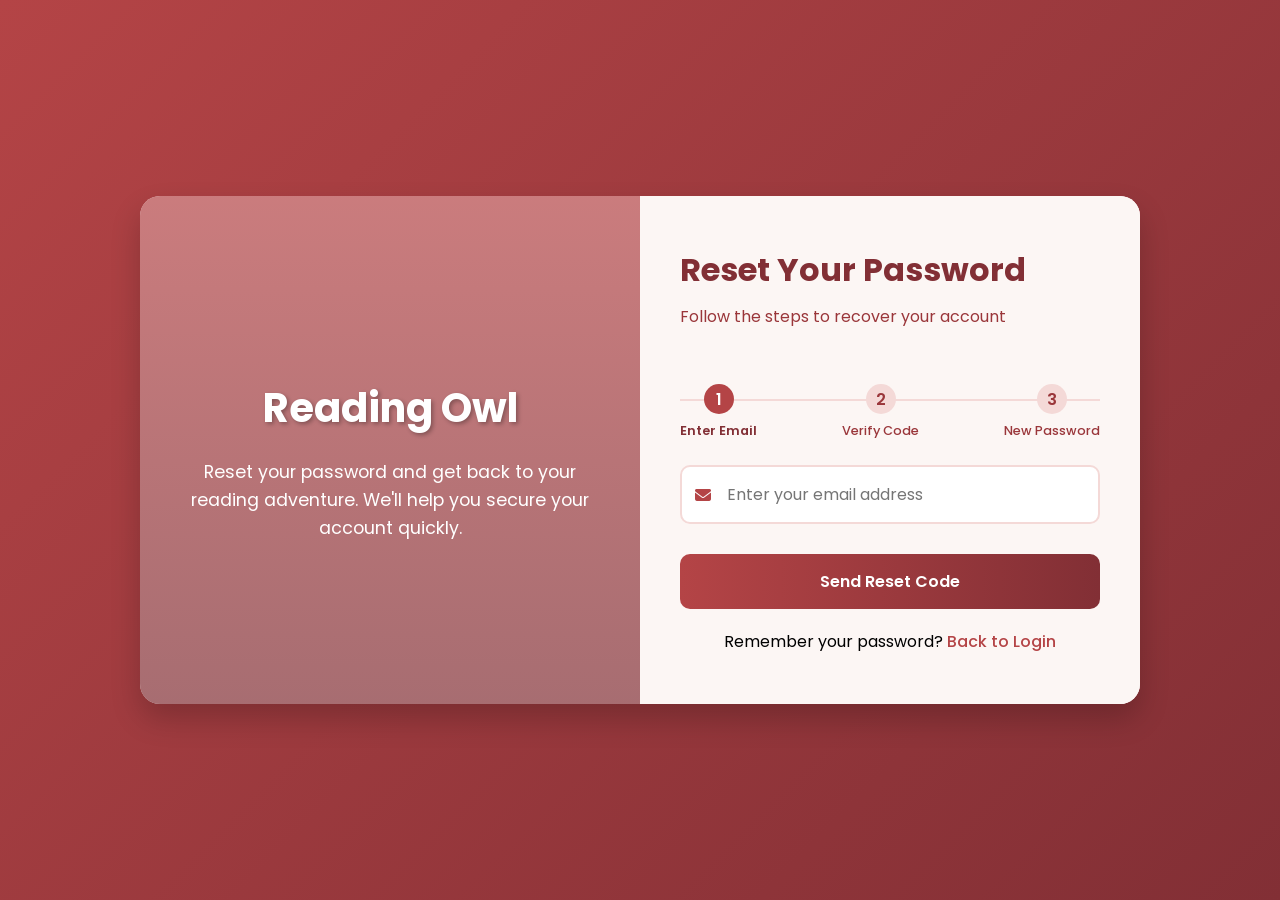
<file: forgot.html>
<!DOCTYPE html>
<html lang="en">
<head>
  <meta charset="UTF-8">
  <meta name="viewport" content="width=device-width, initial-scale=1.0">
  <title>Forgot Password - Reading Owl</title>
  <link rel="stylesheet" href="https://cdnjs.cloudflare.com/ajax/libs/font-awesome/6.4.0/css/all.min.css">
  <link href="https://fonts.googleapis.com/css2?family=Poppins:wght@300;400;500;600;700&display=swap" rel="stylesheet">
  <style>
    * {
      margin: 0;
      padding: 0;
      box-sizing: border-box;
      font-family: 'Poppins', sans-serif;
    }

    :root {
      --chestnut-50: #FCF6F4;
      --chestnut-100: #F8ECEA;
      --chestnut-200: #F4D9D7;
      --chestnut-300: #EBBAB8;
      --chestnut-400: #DE938E;
      --chestnut-500: #CE6865;
      --chestnut-600: #B44446;
      --chestnut-700: #9A363A;
      --chestnut-800: #822F35;
    }

    body {
      background: linear-gradient(135deg, var(--chestnut-600) 0%, var(--chestnut-800) 100%);
      min-height: 100vh;
      display: flex;
      justify-content: center;
      align-items: center;
      padding: 20px;
    }

    .auth-container {
      display: flex;
      max-width: 1000px;
      width: 100%;
      background: white;
      border-radius: 20px;
      overflow: hidden;
      box-shadow: 0 15px 30px rgba(0, 0, 0, 0.2);
      position: relative;
    }

    .auth-image {
      flex: 1;
      background: linear-gradient(rgba(180, 68, 70, 0.7), rgba(130, 47, 53, 0.7)), url('https://images.unsplash.com/photo-1516979187457-637abb4f9353?ixlib=rb-4.0.3&ixid=M3wxMjA3fDB8MHxwaG90by1wYWdlfHx8fGVufDB8fHx8fA%3D%3D&auto=format&fit=crop&w=1740&q=80');
      background-size: cover;
      background-position: center;
      display: flex;
      flex-direction: column;
      justify-content: center;
      align-items: center;
      padding: 40px;
      color: white;
      text-align: center;
      position: relative;
    }

    .auth-image h1 {
      font-size: 2.5rem;
      margin-bottom: 20px;
      text-shadow: 2px 2px 4px rgba(0, 0, 0, 0.3);
    }

    .auth-image p {
      font-size: 1.1rem;
      max-width: 400px;
      line-height: 1.6;
    }

    .owl-icon {
      font-size: 4rem;
      margin-bottom: 20px;
      color: var(--chestnut-200);
      filter: drop-shadow(2px 2px 4px rgba(0, 0, 0, 0.3));
    }

    .auth-form {
      flex: 1;
      padding: 50px 40px;
      display: flex;
      flex-direction: column;
      justify-content: center;
      background-color: var(--chestnut-50);
    }

    .auth-form h2 {
      font-size: 2rem;
      margin-bottom: 10px;
      color: var(--chestnut-800);
    }

    .subtitle {
      color: var(--chestnut-700);
      margin-bottom: 30px;
    }

    form {
      display: flex;
      flex-direction: column;
    }

    .form-group {
      margin-bottom: 20px;
      position: relative;
    }

    .form-group i {
      position: absolute;
      left: 15px;
      top: 50%;
      transform: translateY(-50%);
      color: var(--chestnut-600);
    }

    input {
      width: 100%;
      padding: 15px 15px 15px 45px;
      border: 2px solid var(--chestnut-200);
      border-radius: 10px;
      font-size: 1rem;
      transition: all 0.3s ease;
      background-color: white;
    }

    input:focus {
      border-color: var(--chestnut-600);
      outline: none;
      box-shadow: 0 0 0 3px rgba(180, 68, 70, 0.1);
    }

    .btn {
      background: linear-gradient(to right, var(--chestnut-600), var(--chestnut-800));
      color: white;
      border: none;
      padding: 15px;
      border-radius: 10px;
      font-size: 1rem;
      font-weight: 600;
      cursor: pointer;
      transition: all 0.3s ease;
      margin-top: 10px;
    }

    .btn:hover {
      transform: translateY(-2px);
      box-shadow: 0 5px 15px rgba(180, 68, 70, 0.4);
    }

    .btn-secondary {
      background: var(--chestnut-200);
      color: var(--chestnut-800);
    }

    .btn-secondary:hover {
      background: var(--chestnut-300);
      box-shadow: 0 5px 15px rgba(180, 68, 70, 0.2);
    }

    .links {
      margin-top: 20px;
      text-align: center;
    }

    .links a {
      color: var(--chestnut-600);
      text-decoration: none;
      font-weight: 500;
      transition: color 0.3s ease;
    }

    .links a:hover {
      color: var(--chestnut-800);
      text-decoration: underline;
    }

    .steps-container {
      margin: 25px 0;
      display: flex;
      justify-content: space-between;
      position: relative;
    }

    .steps-container::before {
      content: '';
      position: absolute;
      top: 15px;
      left: 0;
      right: 0;
      height: 2px;
      background: var(--chestnut-200);
      z-index: 1;
    }

    .step {
      display: flex;
      flex-direction: column;
      align-items: center;
      position: relative;
      z-index: 2;
    }

    .step-circle {
      width: 30px;
      height: 30px;
      border-radius: 50%;
      background: var(--chestnut-200);
      display: flex;
      align-items: center;
      justify-content: center;
      color: var(--chestnut-700);
      font-weight: 600;
      margin-bottom: 8px;
      transition: all 0.3s ease;
    }

    .step.active .step-circle {
      background: var(--chestnut-600);
      color: white;
    }

    .step-label {
      font-size: 0.8rem;
      color: var(--chestnut-700);
      font-weight: 500;
    }

    .step.active .step-label {
      color: var(--chestnut-800);
      font-weight: 600;
    }

    .form-step {
      display: none;
      animation: fadeIn 0.5s ease;
    }

    .form-step.active {
      display: block;
    }

    @keyframes fadeIn {
      from { opacity: 0; transform: translateY(10px); }
      to { opacity: 1; transform: translateY(0); }
    }

    .success-message {
      background: var(--chestnut-100);
      border: 1px solid var(--chestnut-300);
      border-radius: 10px;
      padding: 20px;
      text-align: center;
      margin-top: 20px;
      display: none;
    }

    .success-message i {
      font-size: 3rem;
      color: var(--chestnut-600);
      margin-bottom: 15px;
    }

    .success-message h3 {
      color: var(--chestnut-800);
      margin-bottom: 10px;
    }

    .success-message p {
      color: var(--chestnut-700);
    }

    .button-group {
      display: flex;
      gap: 10px;
      margin-top: 20px;
    }

    .button-group .btn {
      flex: 1;
    }

    .password-tips {
      background: var(--chestnut-100);
      border-radius: 10px;
      padding: 15px;
      margin-top: 20px;
    }

    .password-tips h4 {
      color: var(--chestnut-800);
      margin-bottom: 10px;
      font-size: 1rem;
    }

    .password-tips ul {
      padding-left: 20px;
      color: var(--chestnut-700);
      font-size: 0.9rem;
    }

    .password-tips li {
      margin-bottom: 5px;
    }

    @media (max-width: 768px) {
      .auth-container {
        flex-direction: column;
      }
      
      .auth-image {
        padding: 30px 20px;
      }
      
      .auth-form {
        padding: 30px 20px;
      }

      .button-group {
        flex-direction: column;
      }
    }
  </style>
</head>
<body>

  <div class="auth-container">
    <!-- Left image section -->
    <div class="auth-image">
      <i class="fas fa-owl owl-icon"></i>
      <h1>Reading Owl</h1>
      <p>Reset your password and get back to your reading adventure. We'll help you secure your account quickly.</p>
    </div>

    <!-- Right form section -->
    <div class="auth-form">
      <h2>Reset Your Password</h2>
      <p class="subtitle">Follow the steps to recover your account</p>

      <!-- Progress Steps -->
      <div class="steps-container">
        <div class="step active" id="step1">
          <div class="step-circle">1</div>
          <div class="step-label">Enter Email</div>
        </div>
        <div class="step" id="step2">
          <div class="step-circle">2</div>
          <div class="step-label">Verify Code</div>
        </div>
        <div class="step" id="step3">
          <div class="step-circle">3</div>
          <div class="step-label">New Password</div>
        </div>
      </div>

      <!-- Step 1: Email Input -->
      <div class="form-step active" id="form-step1">
        <form id="emailForm">
          <div class="form-group">
            <i class="fas fa-envelope"></i>
            <input type="email" id="reset-email" placeholder="Enter your email address" required>
          </div>
          <button type="submit" class="btn">Send Reset Code</button>
        </form>
        <div class="links">
          <p>Remember your password? <a href="login.html">Back to Login</a></p>
        </div>
      </div>

      <!-- Step 2: Code Verification -->
      <div class="form-step" id="form-step2">
        <form id="codeForm">
          <div class="form-group">
            <i class="fas fa-shield-alt"></i>
            <input type="text" id="reset-code" placeholder="Enter verification code" required maxlength="6">
          </div>
          <p style="font-size: 0.9rem; color: var(--chestnut-700); margin-bottom: 15px;">
            We've sent a 6-digit code to your email. Please check your inbox and spam folder.
          </p>
          <div class="button-group">
            <button type="button" class="btn btn-secondary" onclick="goToStep(1)">Back</button>
            <button type="submit" class="btn">Verify Code</button>
          </div>
        </form>
      </div>

      <!-- Step 3: New Password -->
      <div class="form-step" id="form-step3">
        <form id="passwordForm">
          <div class="form-group">
            <i class="fas fa-lock"></i>
            <input type="password" id="new-password" placeholder="Enter new password" required>
          </div>
          <div class="form-group">
            <i class="fas fa-lock"></i>
            <input type="password" id="confirm-password" placeholder="Confirm new password" required>
          </div>
          
          <div class="password-tips">
            <h4>Password Tips:</h4>
            <ul>
              <li>Use at least 8 characters</li>
              <li>Include uppercase and lowercase letters</li>
              <li>Add numbers and special characters</li>
              <li>Avoid common words or personal information</li>
            </ul>
          </div>
          
          <div class="button-group">
            <button type="button" class="btn btn-secondary" onclick="goToStep(2)">Back</button>
            <button type="submit" class="btn">Reset Password</button>
          </div>
        </form>
      </div>

      <!-- Success Message -->
      <div class="success-message" id="success-message">
        <i class="fas fa-check-circle"></i>
        <h3>Password Reset Successfully!</h3>
        <p>Your password has been updated. You can now log in with your new password.</p>
        <div class="button-group" style="margin-top: 20px;">
          <a href="login.html" class="btn">Go to Login</a>
        </div>
      </div>
    </div>
  </div>

  <script>
    let currentStep = 1;

    // Function to navigate between steps
    function goToStep(step) {
      // Hide current step
      document.querySelector(`#form-step${currentStep}`).classList.remove('active');
      document.querySelector(`#step${currentStep}`).classList.remove('active');
      
      // Show new step
      document.querySelector(`#form-step${step}`).classList.add('active');
      document.querySelector(`#step${step}`).classList.add('active');
      
      currentStep = step;
    }

    // Email form submission
    document.getElementById('emailForm').addEventListener('submit', function(e) {
      e.preventDefault();
      const email = document.getElementById('reset-email').value;
      
      // Simple email validation
      if (!email.includes('@') || !email.includes('.')) {
        alert('Please enter a valid email address.');
        return;
      }
      
      // In a real app, you would send the email to your backend
      // For demo purposes, we'll just proceed to the next step
      alert(`Reset code sent to ${email}. In a real application, this would be sent via email.`);
      goToStep(2);
    });

    // Code verification form submission
    document.getElementById('codeForm').addEventListener('submit', function(e) {
      e.preventDefault();
      const code = document.getElementById('reset-code').value;
      
      // Simple code validation
      if (code.length !== 6 || isNaN(code)) {
        alert('Please enter a valid 6-digit code.');
        return;
      }
      
      // In a real app, you would verify the code with your backend
      // For demo purposes, we'll just proceed to the next step
      goToStep(3);
    });

    // Password reset form submission
    document.getElementById('passwordForm').addEventListener('submit', function(e) {
      e.preventDefault();
      const newPassword = document.getElementById('new-password').value;
      const confirmPassword = document.getElementById('confirm-password').value;
      
      // Password validation
      if (newPassword !== confirmPassword) {
        alert('Passwords do not match. Please try again.');
        return;
      }
      
      if (newPassword.length < 8) {
        alert('Password must be at least 8 characters long.');
        return;
      }
      
      // Check for password strength
      let hasUpperCase = /[A-Z]/.test(newPassword);
      let hasLowerCase = /[a-z]/.test(newPassword);
      let hasNumbers = /\d/.test(newPassword);
      let hasSpecialChar = /[!@#$%^&*()_+\-=\[\]{};':"\\|,.<>\/?]/.test(newPassword);
      
      if (!hasUpperCase || !hasLowerCase || !hasNumbers || !hasSpecialChar) {
        alert('Password must include uppercase and lowercase letters, numbers, and special characters.');
        return;
      }
      
      // In a real app, you would send the new password to your backend
      // For demo purposes, we'll show the success message
      document.getElementById('form-step3').classList.remove('active');
      document.getElementById('success-message').style.display = 'block';
    });

    // Add some interactive animations
    document.querySelectorAll('input').forEach(input => {
      input.addEventListener('focus', function() {
        this.parentElement.style.transform = 'scale(1.02)';
      });
      
      input.addEventListener('blur', function() {
        this.parentElement.style.transform = 'scale(1)';
      });
    });

    // Auto-advance to next input when code is entered
    document.getElementById('reset-code').addEventListener('input', function() {
      if (this.value.length === 6) {
        document.getElementById('codeForm').dispatchEvent(new Event('submit'));
      }
    });
  </script>
</body>
</html>
</file>
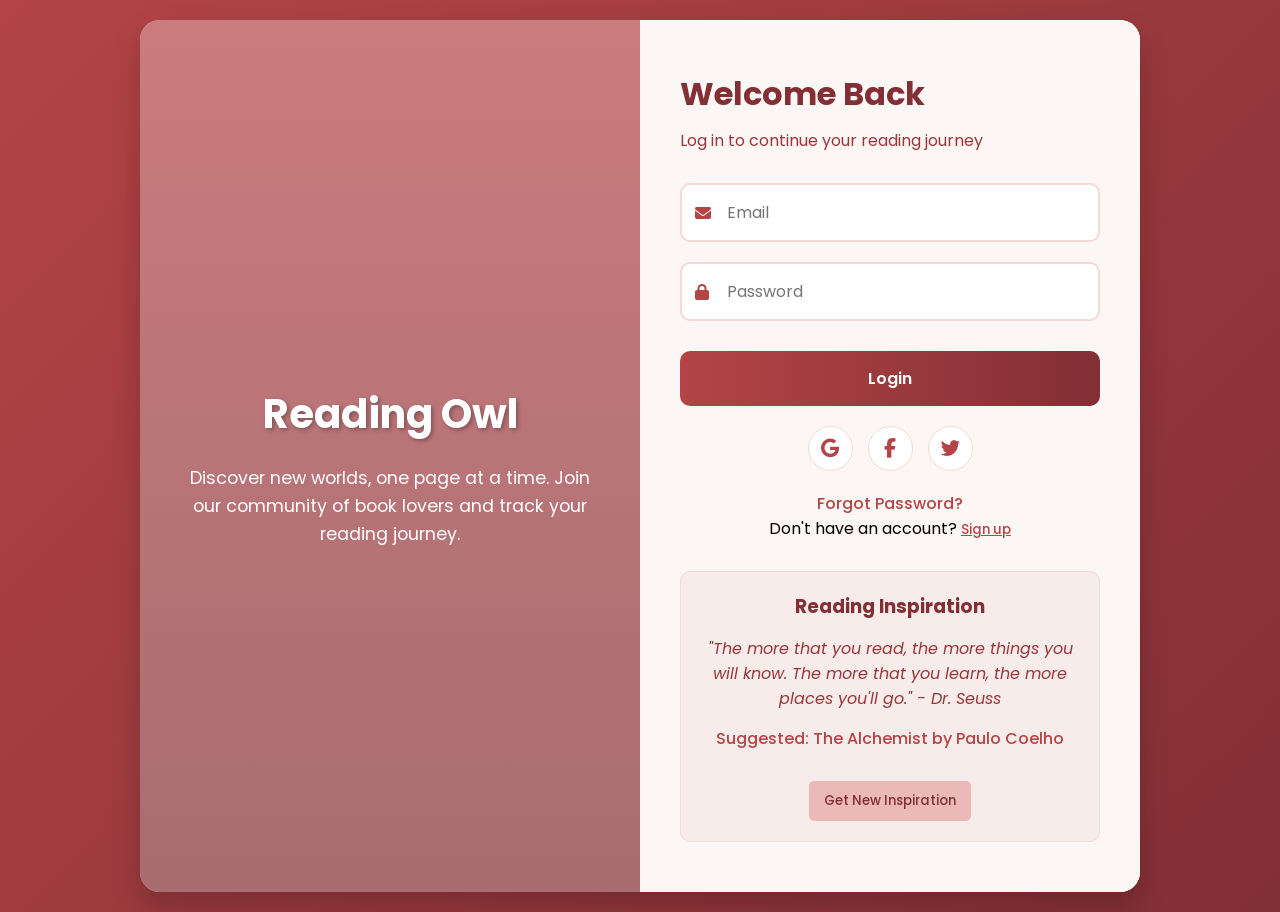
<file: login.html>
<!DOCTYPE html>
<html lang="en">
<head>
  <meta charset="UTF-8">
  <meta name="viewport" content="width=device-width, initial-scale=1.0">
  <title>Reading Owl - Your Literary Journey</title>
  <link rel="stylesheet" href="https://cdnjs.cloudflare.com/ajax/libs/font-awesome/6.4.0/css/all.min.css">
  <link href="https://fonts.googleapis.com/css2?family=Poppins:wght@300;400;500;600;700&display=swap" rel="stylesheet">
  <style>
    * {
      margin: 0;
      padding: 0;
      box-sizing: border-box;
      font-family: 'Poppins', sans-serif;
    }

    :root {
      --chestnut-50: #FCF6F4;
      --chestnut-100: #F8ECEA;
      --chestnut-200: #F4D9D7;
      --chestnut-300: #EBBAB8;
      --chestnut-400: #DE938E;
      --chestnut-500: #CE6865;
      --chestnut-600: #B44446;
      --chestnut-700: #9A363A;
      --chestnut-800: #822F35;
    }

    body {
      background: linear-gradient(135deg, var(--chestnut-600) 0%, var(--chestnut-800) 100%);
      min-height: 100vh;
      display: flex;
      justify-content: center;
      align-items: center;
      padding: 20px;
    }

    .auth-container {
      display: flex;
      max-width: 1000px;
      width: 100%;
      background: white;
      border-radius: 20px;
      overflow: hidden;
      box-shadow: 0 15px 30px rgba(0, 0, 0, 0.2);
      position: relative;
    }

    .auth-image {
      flex: 1;
      background: linear-gradient(rgba(180, 68, 70, 0.7), rgba(130, 47, 53, 0.7)), url('https://images.unsplash.com/photo-1507842217343-583bb7270b66?ixlib=rb-4.0.3&ixid=M3wxMjA3fDB8MHxwaG90by1wYWdlfHx8fGVufDB8fHx8fA%3D%3D&auto=format&fit=crop&w=1590&q=80');
      background-size: cover;
      background-position: center;
      display: flex;
      flex-direction: column;
      justify-content: center;
      align-items: center;
      padding: 40px;
      color: white;
      text-align: center;
      position: relative;
    }

    .auth-image h1 {
      font-size: 2.5rem;
      margin-bottom: 20px;
      text-shadow: 2px 2px 4px rgba(0, 0, 0, 0.3);
    }

    .auth-image p {
      font-size: 1.1rem;
      max-width: 400px;
      line-height: 1.6;
    }

    .owl-icon {
      font-size: 4rem;
      margin-bottom: 20px;
      color: var(--chestnut-200);
      filter: drop-shadow(2px 2px 4px rgba(0, 0, 0, 0.3));
    }

    .auth-form {
      flex: 1;
      padding: 50px 40px;
      display: flex;
      flex-direction: column;
      justify-content: center;
      background-color: var(--chestnut-50);
    }

    .auth-form h2 {
      font-size: 2rem;
      margin-bottom: 10px;
      color: var(--chestnut-800);
    }

    .subtitle {
      color: var(--chestnut-700);
      margin-bottom: 30px;
    }

    form {
      display: flex;
      flex-direction: column;
    }

    .form-group {
      margin-bottom: 20px;
      position: relative;
    }

    .form-group i {
      position: absolute;
      left: 15px;
      top: 50%;
      transform: translateY(-50%);
      color: var(--chestnut-600);
    }

    input {
      width: 100%;
      padding: 15px 15px 15px 45px;
      border: 2px solid var(--chestnut-200);
      border-radius: 10px;
      font-size: 1rem;
      transition: all 0.3s ease;
      background-color: white;
    }

    input:focus {
      border-color: var(--chestnut-600);
      outline: none;
      box-shadow: 0 0 0 3px rgba(180, 68, 70, 0.1);
    }

    .btn {
      background: linear-gradient(to right, var(--chestnut-600), var(--chestnut-800));
      color: white;
      border: none;
      padding: 15px;
      border-radius: 10px;
      font-size: 1rem;
      font-weight: 600;
      cursor: pointer;
      transition: all 0.3s ease;
      margin-top: 10px;
    }

    .btn:hover {
      transform: translateY(-2px);
      box-shadow: 0 5px 15px rgba(180, 68, 70, 0.4);
    }

    .links {
      margin-top: 20px;
      text-align: center;
    }

    .links a {
      color: var(--chestnut-600);
      text-decoration: none;
      font-weight: 500;
      transition: color 0.3s ease;
    }

    .links a:hover {
      color: var(--chestnut-800);
      text-decoration: underline;
    }

    .api-section {
      margin-top: 30px;
      padding: 20px;
      background: var(--chestnut-100);
      border-radius: 10px;
      text-align: center;
      border: 1px solid var(--chestnut-200);
    }

    .api-section h3 {
      margin-bottom: 15px;
      color: var(--chestnut-800);
    }

    .quote-container {
      font-style: italic;
      color: var(--chestnut-700);
      margin-bottom: 15px;
      min-height: 60px;
    }

    .book-suggestion {
      font-weight: 500;
      color: var(--chestnut-600);
      margin-bottom: 15px;
      min-height: 40px;
    }

    .api-btn {
      background: var(--chestnut-300);
      color: var(--chestnut-800);
      border: none;
      padding: 10px 15px;
      border-radius: 5px;
      font-weight: 500;
      cursor: pointer;
      transition: all 0.3s ease;
    }

    .api-btn:hover {
      background: var(--chestnut-400);
      transform: translateY(-2px);
    }

    .toggle-form {
      text-align: center;
      margin-top: 20px;
    }

    .toggle-btn {
      background: none;
      border: none;
      color: var(--chestnut-600);
      font-weight: 500;
      cursor: pointer;
      text-decoration: underline;
    }

    .password-strength {
      height: 5px;
      background: var(--chestnut-200);
      border-radius: 5px;
      margin-top: 5px;
      overflow: hidden;
    }

    .strength-meter {
      height: 100%;
      width: 0%;
      transition: all 0.3s ease;
    }

    .strength-weak {
      background: #ff6b6b;
      width: 33%;
    }

    .strength-medium {
      background: var(--chestnut-400);
      width: 66%;
    }

    .strength-strong {
      background: var(--chestnut-600);
      width: 100%;
    }

    .social-login {
      display: flex;
      justify-content: center;
      gap: 15px;
      margin-top: 20px;
    }

    .social-btn {
      width: 45px;
      height: 45px;
      border-radius: 50%;
      display: flex;
      align-items: center;
      justify-content: center;
      background: white;
      border: 1px solid var(--chestnut-200);
      color: var(--chestnut-600);
      font-size: 1.2rem;
      cursor: pointer;
      transition: all 0.3s ease;
    }

    .social-btn:hover {
      transform: translateY(-3px);
      box-shadow: 0 5px 10px rgba(0, 0, 0, 0.1);
    }

    @media (max-width: 768px) {
      .auth-container {
        flex-direction: column;
      }
      
      .auth-image {
        padding: 30px 20px;
      }
      
      .auth-form {
        padding: 30px 20px;
      }
    }
  </style>
</head>
<body>

  <div class="auth-container">
    <!-- Left image section -->
    <div class="auth-image">
      <i class="fas fa-owl owl-icon"></i>
      <h1>Reading Owl</h1>
      <p>Discover new worlds, one page at a time. Join our community of book lovers and track your reading journey.</p>
    </div>

    <!-- Right form section -->
    <div class="auth-form">
      <div id="login-form">
        <h2>Welcome Back</h2>
        <p class="subtitle">Log in to continue your reading journey</p>
        <form id="loginForm">
          <div class="form-group">
            <i class="fas fa-envelope"></i>
            <input type="email" id="login-email" placeholder="Email" required>
          </div>
          <div class="form-group">
            <i class="fas fa-lock"></i>
            <input type="password" id="login-password" placeholder="Password" required>
          </div>
          <button type="submit" class="btn">Login</button>
        </form>
        
        <div class="social-login">
          <button class="social-btn">
            <i class="fab fa-google"></i>
          </button>
          <button class="social-btn">
            <i class="fab fa-facebook-f"></i>
          </button>
          <button class="social-btn">
            <i class="fab fa-twitter"></i>
          </button>
        </div>
        
        <div class="links">
          <a href="forgot.html">Forgot Password?</a>
          <p>Don't have an account? <button class="toggle-btn" onclick="toggleForm()"> <a href="signup.html"></a>   Sign up</button></p>
        </div>
      </div>

      <div id="signup-form" style="display: none;">
        <h2>Join Reading Owl</h2>
        <p class="subtitle">Create an account to start your reading adventure</p>
        <form id="signupForm">
          <div class="form-group">
            <i class="fas fa-user"></i>
            <input type="text" id="signup-name" placeholder="Full Name" required>
          </div>
          <div class="form-group">
            <i class="fas fa-envelope"></i>
            <input type="email" id="signup-email" placeholder="Email" required>
          </div>
          <div class="form-group">
            <i class="fas fa-lock"></i>
            <input type="password" id="signup-password" placeholder="Password" required>
            <div class="password-strength">
              <div class="strength-meter" id="password-strength-meter"></div>
            </div>
          </div>
          <button type="submit" class="btn">Sign Up</button>
        </form>
        
        <div class="social-login">
          <button class="social-btn">
            <i class="fab fa-google"></i>
          </button>
          <button class="social-btn">
            <i class="fab fa-facebook-f"></i>
          </button>
          <button class="social-btn">
            <i class="fab fa-twitter"></i>
          </button>
        </div>
        
        <div class="links">
          <p>Already have an account? <button class="toggle-btn" onclick="toggleForm()">Login</button></p>
        </div>
      </div>

      <!-- Fun API Section -->
      <div class="api-section">
        <h3>Reading Inspiration</h3>
        <div class="quote-container" id="quote-text">
          "The more that you read, the more things you will know. The more that you learn, the more places you'll go." - Dr. Seuss
        </div>
        <div class="book-suggestion" id="book-suggestion">
          Suggested: The Alchemist by Paulo Coelho
        </div>
        <button class="api-btn" onclick="getNewQuote()">Get New Inspiration</button>
      </div>
    </div>
  </div>

  <script>
    // Toggle between login and signup forms
    function toggleForm() {
      const loginForm = document.getElementById('login-form');
      const signupForm = document.getElementById('signup-form');
      
      if (loginForm.style.display === 'none') {
        loginForm.style.display = 'block';
        signupForm.style.display = 'none';
      } else {
        loginForm.style.display = 'none';
        signupForm.style.display = 'block';
      }
    }

    // Password strength indicator
    document.getElementById('signup-password').addEventListener('input', function() {
      const password = this.value;
      const strengthMeter = document.getElementById('password-strength-meter');
      
      // Reset classes
      strengthMeter.className = 'strength-meter';
      
      if (password.length === 0) {
        strengthMeter.style.width = '0%';
        return;
      }
      
      // Calculate strength (simple example)
      let strength = 0;
      if (password.length >= 6) strength += 1;
      if (password.match(/[a-z]/) && password.match(/[A-Z]/)) strength += 1;
      if (password.match(/\d/)) strength += 1;
      if (password.match(/[^a-zA-Z\d]/)) strength += 1;
      
      // Update strength meter
      if (strength <= 1) {
        strengthMeter.classList.add('strength-weak');
      } else if (strength <= 3) {
        strengthMeter.classList.add('strength-medium');
      } else {
        strengthMeter.classList.add('strength-strong');
      }
    });

    // Form submission handlers
    document.getElementById('loginForm').addEventListener('submit', function(e) {
      e.preventDefault();
      alert('Login functionality would be implemented here!');
      // In a real app, you would send login data to your backend
    });

    document.getElementById('signupForm').addEventListener('submit', function(e) {
      e.preventDefault();
      alert('Signup functionality would be implemented here!');
      // In a real app, you would send signup data to your backend
    });

    // Fun API - Get a new quote
    async function getNewQuote() {
      const quoteElement = document.getElementById('quote-text');
      const bookElement = document.getElementById('book-suggestion');
      
      // Show loading state
      quoteElement.textContent = "Fetching a new inspiring quote...";
      bookElement.textContent = "Finding a book recommendation...";
      
      try {
        // Using a free quotes API
        const response = await fetch('https://api.quotable.io/random');
        const data = await response.json();
        
        quoteElement.textContent = `"${data.content}" - ${data.author}`;
        
        // Generate a random book suggestion (since we don't have a book API)
        const books = [
          "To Kill a Mockingbird by Harper Lee",
          "1984 by George Orwell",
          "Pride and Prejudice by Jane Austen",
          "The Great Gatsby by F. Scott Fitzgerald",
          "One Hundred Years of Solitude by Gabriel Garcia Marquez",
          "The Catcher in the Rye by J.D. Salinger",
          "The Lord of the Rings by J.R.R. Tolkien",
          "Harry Potter and the Sorcerer's Stone by J.K. Rowling",
          "The Hobbit by J.R.R. Tolkien",
          "Brave New World by Aldous Huxley"
        ];
        
        const randomBook = books[Math.floor(Math.random() * books.length)];
        bookElement.textContent = `Suggested: ${randomBook}`;
        
      } catch (error) {
        quoteElement.textContent = "Sometimes the best inspiration comes from within. What book has inspired you recently?";
        bookElement.textContent = "Suggested: The Alchemist by Paulo Coelho";
      }
    }

    // Add some interactive animations
    document.querySelectorAll('input').forEach(input => {
      input.addEventListener('focus', function() {
        this.parentElement.style.transform = 'scale(1.02)';
      });
      
      input.addEventListener('blur', function() {
        this.parentElement.style.transform = 'scale(1)';
      });
    });
  </script>
</body>
</html>
</file>
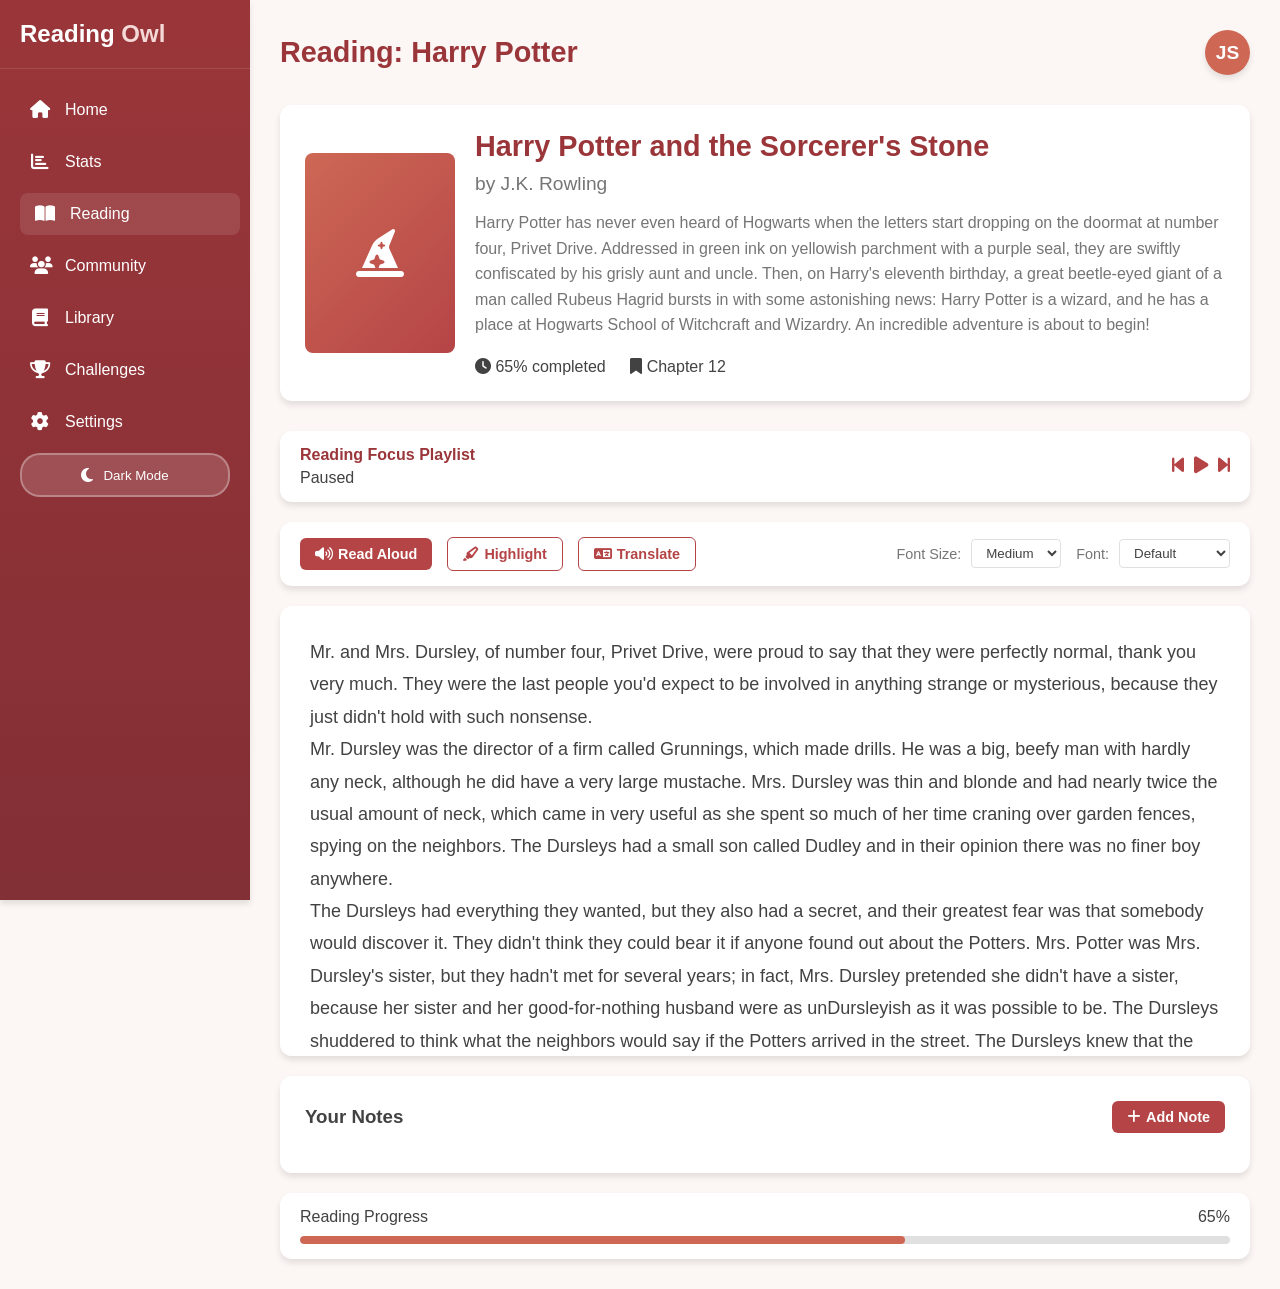
<file: reading.html>
<!DOCTYPE html>
<html lang="en">
<head>
    <meta charset="UTF-8">
    <meta name="viewport" content="width=device-width, initial-scale=1.0">
    <title>Reading Owl - Interactive Reader</title>
    <link rel="stylesheet" href="https://cdnjs.cloudflare.com/ajax/libs/font-awesome/6.4.0/css/all.min.css">
    <style>
        :root {
            --primary-50: #FCF6F4;
            --primary-100: #F7ECEA;
            --primary-200: #F4D9D7;
            --primary-300: #EBBAB8;
            --primary-400: #DE938E;
            --primary-500: #CE6855;
            --primary-600: #B44446;
            --primary-700: #9A363A;
            --primary-800: #822F35;
            --gray-100: #f5f5f5;
            --gray-200: #eeeeee;
            --gray-300: #e0e0e0;
            --gray-400: #bdbdbd;
            --gray-500: #9e9e9e;
            --gray-600: #757575;
            --gray-700: #616161;
            --gray-800: #424242;
            --gray-900: #212121;
            --shadow: 0 4px 6px rgba(0, 0, 0, 0.1);
            --shadow-lg: 0 10px 25px rgba(0, 0, 0, 0.15);
            --transition: all 0.3s ease;
        }

        [data-theme="dark"] {
            --primary-50: #1a1a1a;
            --primary-100: #2d2d2d;
            --primary-200: #3d3d3d;
            --primary-300: #4d4d4d;
            --primary-400: #5d5d5d;
            --primary-500: #CE6855;
            --primary-600: #B44446;
            --primary-700: #9A363A;
            --primary-800: #822F35;
            --gray-100: #212121;
            --gray-200: #2d2d2d;
            --gray-300: #3d3d3d;
            --gray-400: #5d5d5d;
            --gray-500: #7d7d7d;
            --gray-600: #9e9e9e;
            --gray-700: #bdbdbd;
            --gray-800: #e0e0e0;
            --gray-900: #f5f5f5;
        }

        * {
            margin: 0;
            padding: 0;
            box-sizing: border-box;
            font-family: 'Segoe UI', Tahoma, Geneva, Verdana, sans-serif;
            transition: var(--transition);
        }

        body {
            background-color: var(--primary-50);
            color: var(--gray-800);
            display: flex;
            min-height: 100vh;
        }

        /* Sidebar Styles */
        .sidebar {
            width: 250px;
            background: linear-gradient(to bottom, var(--primary-700), var(--primary-800));
            color: white;
            padding: 20px 0;
            position: fixed;
            height: 100vh;
            overflow-y: auto;
            transition: var(--transition);
            z-index: 1000;
            box-shadow: var(--shadow);
        }

        .logo {
            display: flex;
            align-items: center;
            padding: 0 20px 20px;
            border-bottom: 1px solid rgba(255, 255, 255, 0.1);
            margin-bottom: 20px;
        }

        .logo h1 {
            font-size: 1.5rem;
            font-weight: 600;
        }

        .logo span {
            color: var(--primary-200);
        }

        .nav-links {
            list-style: none;
            padding: 0 15px;
        }

        .nav-links li {
            margin-bottom: 10px;
        }

        .nav-links a {
            display: flex;
            align-items: center;
            padding: 12px 15px;
            color: white;
            text-decoration: none;
            border-radius: 8px;
            transition: var(--transition);
        }

        .nav-links a:hover, .nav-links a.active {
            background-color: rgba(255, 255, 255, 0.1);
            transform: translateX(5px);
        }

        .nav-links i {
            margin-right: 15px;
            font-size: 18px;
            width: 20px;
            text-align: center;
        }

        /* Cute Theme Toggle Button */
        .theme-toggle-container {
            margin-top: auto;
            padding: 0 20px;
        }

        .theme-toggle {
            background: rgba(255, 255, 255, 0.15);
            border: 2px solid rgba(255, 255, 255, 0.3);
            border-radius: 20px;
            width: 100%;
            padding: 12px 16px;
            color: white;
            cursor: pointer;
            display: flex;
            align-items: center;
            justify-content: center;
            gap: 10px;
            transition: all 0.3s ease;
            font-weight: 500;
            backdrop-filter: blur(10px);
        }

        .theme-toggle:hover {
            background: rgba(255, 255, 255, 0.2);
            border-color: rgba(255, 255, 255, 0.4);
            transform: translateY(-2px);
            box-shadow: 0 4px 12px rgba(0, 0, 0, 0.15);
        }

        .theme-toggle:active {
            transform: translateY(0);
        }

        .theme-toggle i {
            font-size: 16px;
            transition: transform 0.3s ease;
        }

        .theme-toggle:hover i {
            transform: scale(1.1);
        }

        /* Main Content Styles */
        .main-content {
            flex: 1;
            margin-left: 250px;
            padding: 30px;
            transition: var(--transition);
        }

        .header {
            display: flex;
            justify-content: space-between;
            align-items: center;
            margin-bottom: 30px;
        }

        .header h2 {
            font-size: 1.8rem;
            color: var(--primary-700);
            font-weight: 600;
        }

        .user-profile {
            display: flex;
            align-items: center;
            gap: 15px;
        }

        .user-avatar {
            width: 45px;
            height: 45px;
            border-radius: 50%;
            background-color: var(--primary-500);
            display: flex;
            align-items: center;
            justify-content: center;
            color: white;
            font-weight: bold;
            font-size: 1.2rem;
            box-shadow: var(--shadow);
        }

        /* Book Info Section */
        .book-info {
            background: white;
            border-radius: 12px;
            padding: 25px;
            box-shadow: var(--shadow);
            margin-bottom: 30px;
            display: flex;
            gap: 20px;
            align-items: center;
        }

        [data-theme="dark"] .book-info {
            background: var(--primary-100);
        }

        .book-cover-large {
            width: 150px;
            height: 200px;
            border-radius: 8px;
            background: linear-gradient(135deg, var(--primary-500), var(--primary-600));
            display: flex;
            align-items: center;
            justify-content: center;
            color: white;
            font-size: 3rem;
            flex-shrink: 0;
        }

        .book-details h3 {
            font-size: 1.8rem;
            margin-bottom: 10px;
            color: var(--primary-700);
        }

        .book-details .author {
            font-size: 1.2rem;
            color: var(--gray-600);
            margin-bottom: 15px;
        }

        .book-details .description {
            color: var(--gray-600);
            line-height: 1.6;
            margin-bottom: 20px;
        }

        /* Reading Controls */
        .reading-controls {
            display: flex;
            justify-content: space-between;
            align-items: center;
            margin-bottom: 20px;
            padding: 15px 20px;
            background: white;
            border-radius: 12px;
            box-shadow: var(--shadow);
        }

        [data-theme="dark"] .reading-controls {
            background: var(--primary-100);
        }

        .control-group {
            display: flex;
            gap: 15px;
            align-items: center;
        }

        .btn {
            padding: 8px 15px;
            border-radius: 6px;
            font-weight: 600;
            cursor: pointer;
            transition: var(--transition);
            border: none;
            font-size: 0.9rem;
            display: inline-flex;
            align-items: center;
            gap: 5px;
        }

        .btn-primary {
            background-color: var(--primary-600);
            color: white;
        }

        .btn-primary:hover {
            background-color: var(--primary-700);
        }

        .btn-outline {
            background-color: transparent;
            border: 1px solid var(--primary-600);
            color: var(--primary-600);
        }

        .btn-outline:hover {
            background-color: var(--primary-600);
            color: white;
        }

        .font-controls {
            display: flex;
            align-items: center;
            gap: 10px;
        }

        .font-controls label {
            font-size: 0.9rem;
            color: var(--gray-600);
        }

        .font-controls select {
            padding: 5px 10px;
            border-radius: 4px;
            border: 1px solid var(--gray-300);
            background-color: white;
            color: var(--gray-800);
        }

        [data-theme="dark"] .font-controls select {
            background-color: var(--primary-200);
            border-color: var(--primary-300);
            color: var(--gray-800);
        }

        /* Music Player */
        .music-player {
            background: white;
            border-radius: 12px;
            padding: 15px 20px;
            margin-bottom: 20px;
            box-shadow: var(--shadow);
            display: flex;
            align-items: center;
            gap: 15px;
        }

        [data-theme="dark"] .music-player {
            background: var(--primary-100);
        }

        .music-info {
            flex: 1;
        }

        .music-title {
            font-weight: 600;
            color: var(--primary-700);
            margin-bottom: 5px;
        }

        .music-controls {
            display: flex;
            gap: 10px;
        }

        .music-btn {
            background: none;
            border: none;
            color: var(--primary-600);
            font-size: 1.2rem;
            cursor: pointer;
            transition: var(--transition);
        }

        .music-btn:hover {
            color: var(--primary-700);
            transform: scale(1.1);
        }

        /* Reading Content */
        .reading-content {
            background: white;
            border-radius: 12px;
            padding: 30px;
            box-shadow: var(--shadow);
            line-height: 1.8;
            font-size: 18px;
            max-height: 50vh;
            overflow-y: auto;
        }

        [data-theme="dark"] .reading-content {
            background: var(--primary-100);
        }

        .highlight {
            background-color: #ffe49b;
            border-radius: 3px;
            cursor: pointer;
        }

        [data-theme="dark"] .highlight {
            background-color: #ffd166;
            color: #333;
        }

        /* Dictionary Popup */
        .dictionary-popup {
            display: none;
            position: absolute;
            background: white;
            border-radius: 8px;
            padding: 15px;
            box-shadow: var(--shadow-lg);
            z-index: 1000;
            max-width: 300px;
            border: 1px solid var(--gray-300);
        }

        [data-theme="dark"] .dictionary-popup {
            background: var(--primary-200);
            border-color: var(--primary-300);
        }

        .dictionary-popup h4 {
            margin-bottom: 10px;
            color: var(--primary-700);
        }

        .dictionary-popup .meaning {
            margin-bottom: 10px;
            color: var(--gray-700);
        }

        .dictionary-popup .example {
            font-style: italic;
            color: var(--gray-600);
            font-size: 0.9rem;
        }

        .close-popup {
            position: absolute;
            top: 5px;
            right: 10px;
            background: none;
            border: none;
            font-size: 1.2rem;
            cursor: pointer;
            color: var(--gray-600);
        }

        /* Translation Popup */
        .translation-popup {
            display: none;
            position: absolute;
            background: white;
            border-radius: 8px;
            padding: 15px;
            box-shadow: var(--shadow-lg);
            z-index: 1000;
            max-width: 300px;
            border: 1px solid var(--gray-300);
        }

        [data-theme="dark"] .translation-popup {
            background: var(--primary-200);
            border-color: var(--primary-300);
        }

        .translation-popup h4 {
            margin-bottom: 10px;
            color: var(--primary-700);
        }

        .translation-popup .translated-text {
            margin-bottom: 10px;
            color: var(--gray-700);
        }

        /* Notes Section */
        .notes-section {
            background: white;
            border-radius: 12px;
            padding: 25px;
            box-shadow: var(--shadow);
            margin-top: 20px;
        }

        [data-theme="dark"] .notes-section {
            background: var(--primary-100);
        }

        .notes-header {
            display: flex;
            justify-content: space-between;
            align-items: center;
            margin-bottom: 15px;
        }

        .notes-list {
            max-height: 200px;
            overflow-y: auto;
        }

        .note-item {
            padding: 10px;
            border-bottom: 1px solid var(--gray-200);
            display: flex;
            justify-content: space-between;
            align-items: center;
        }

        .note-text {
            flex: 1;
        }

        .note-highlight {
            background-color: #ffe49b;
            padding: 2px 4px;
            border-radius: 3px;
            margin-right: 10px;
        }

        .delete-note {
            background: none;
            border: none;
            color: var(--gray-500);
            cursor: pointer;
            transition: var(--transition);
        }

        .delete-note:hover {
            color: var(--primary-600);
        }

        /* Progress Bar */
        .progress-container {
            margin-top: 20px;
            padding: 15px 20px;
            background: white;
            border-radius: 12px;
            box-shadow: var(--shadow);
        }

        [data-theme="dark"] .progress-container {
            background: var(--primary-100);
        }

        .progress-header {
            display: flex;
            justify-content: space-between;
            margin-bottom: 10px;
        }

        .progress-bar {
            height: 8px;
            background-color: var(--gray-300);
            border-radius: 4px;
            overflow: hidden;
        }

        .progress-fill {
            height: 100%;
            background-color: var(--primary-500);
            border-radius: 4px;
            width: 0%;
            transition: width 0.5s ease;
        }

        /* Responsive Styles */
        @media (max-width: 992px) {
            .sidebar {
                width: 70px;
                overflow: visible;
            }
            
            .logo h1, .nav-links span {
                display: none;
            }
            
            .logo {
                justify-content: center;
                padding: 0 0 20px;
            }
            
            .nav-links a {
                justify-content: center;
                padding: 15px;
            }
            
            .nav-links i {
                margin-right: 0;
                font-size: 20px;
            }
            
            .main-content {
                margin-left: 70px;
            }
            
            .book-info {
                flex-direction: column;
                text-align: center;
            }
            
            .reading-controls {
                flex-direction: column;
                gap: 15px;
                align-items: flex-start;
            }
        }

        @media (max-width: 768px) {
            .header {
                flex-direction: column;
                align-items: flex-start;
                gap: 15px;
            }
            
            .user-profile {
                align-self: flex-end;
            }
        }

        @media (max-width: 576px) {
            .sidebar {
                width: 100%;
                height: auto;
                position: relative;
            }
            
            .nav-links {
                display: flex;
                justify-content: space-around;
                padding: 0;
            }
            
            .nav-links li {
                margin-bottom: 0;
            }
            
            .logo {
                display: none;
            }
            
            .main-content {
                margin-left: 0;
                padding: 20px;
            }

            .theme-toggle-container {
                display: none;
            }
        }

        .user-profile-link {
            text-decoration: none;
            color: inherit;
        }

        .user-profile {
            cursor: pointer;
        }
    </style>
</head>
<body>
    <!-- Sidebar Navigation -->
    <nav class="sidebar">
        <div class="logo">
            <h1>Reading <span>Owl</span></h1>
        </div>
        <ul class="nav-links">
            <li><a href="home.html"><i class="fas fa-home"></i> <span>Home</span></a></li>
            <li><a href="stats.html"><i class="fas fa-chart-bar"></i> <span>Stats</span></a></li>
            <li><a href="reading.html" class="active"><i class="fas fa-book-open"></i> <span>Reading</span></a></li>
            <li><a href="community.html"><i class="fas fa-users"></i> <span>Community</span></a></li>
            <li><a href="library.html"><i class="fas fa-book"></i> <span>Library</span></a></li>
            <li><a href="challenges.html"><i class="fas fa-trophy"></i> <span>Challenges</span></a></li>
            <li><a href="settings.html"><i class="fas fa-cog"></i> <span>Settings</span></a></li>
        </ul>
        
        <!-- Cute Dark Mode Toggle -->
        <div class="theme-toggle-container">
            <button id="theme-toggle" class="theme-toggle" aria-label="Toggle dark mode">
                <i class="fas fa-moon"></i>
                <span>Dark Mode</span>
            </button>
        </div>
    </nav>

    <!-- Main Content -->
    <main class="main-content">
        <div class="header">
            <h2>Reading: Harry Potter</h2>
            <a href="settings.html" class="user-profile-link">
                <div class="user-profile">
                    <div class="user-avatar">JS</div>
                </div>
            </a>
        </div>

        <!-- Book Info -->
        <div class="book-info">
            <div class="book-cover-large">
                <i class="fas fa-hat-wizard"></i>
            </div>
            <div class="book-details">
                <h3>Harry Potter and the Sorcerer's Stone</h3>
                <div class="author">by J.K. Rowling</div>
                <div class="description">
                    Harry Potter has never even heard of Hogwarts when the letters start dropping on the doormat at number four, Privet Drive. Addressed in green ink on yellowish parchment with a purple seal, they are swiftly confiscated by his grisly aunt and uncle. Then, on Harry's eleventh birthday, a great beetle-eyed giant of a man called Rubeus Hagrid bursts in with some astonishing news: Harry Potter is a wizard, and he has a place at Hogwarts School of Witchcraft and Wizardry. An incredible adventure is about to begin!
                </div>
                <div class="book-stats">
                    <span><i class="fas fa-clock"></i> 65% completed</span>
                    <span style="margin-left: 20px;"><i class="fas fa-bookmark"></i> Chapter 12</span>
                </div>
            </div>
        </div>

        <!-- Music Player -->
        <div class="music-player">
            <div class="music-info">
                <div class="music-title">Reading Focus Playlist</div>
                <div class="music-status">Paused</div>
            </div>
            <div class="music-controls">
                <button id="prev-track" class="music-btn">
                    <i class="fas fa-step-backward"></i>
                </button>
                <button id="play-pause" class="music-btn">
                    <i class="fas fa-play"></i>
                </button>
                <button id="next-track" class="music-btn">
                    <i class="fas fa-step-forward"></i>
                </button>
            </div>
        </div>

        <!-- Reading Controls -->
        <div class="reading-controls">
            <div class="control-group">
                <button id="read-aloud-btn" class="btn btn-primary">
                    <i class="fas fa-volume-up"></i> Read Aloud
                </button>
                <button id="highlight-btn" class="btn btn-outline">
                    <i class="fas fa-highlighter"></i> Highlight
                </button>
                <button id="translate-btn" class="btn btn-outline">
                    <i class="fas fa-language"></i> Translate
                </button>
            </div>
            <div class="control-group">
                <div class="font-controls">
                    <label for="font-size">Font Size:</label>
                    <select id="font-size">
                        <option value="16">Small</option>
                        <option value="18" selected>Medium</option>
                        <option value="20">Large</option>
                        <option value="22">X-Large</option>
                    </select>
                </div>
                <div class="font-controls">
                    <label for="font-family">Font:</label>
                    <select id="font-family">
                        <option value="'Segoe UI', Tahoma, Geneva, Verdana, sans-serif" selected>Default</option>
                        <option value="Georgia, serif">Serif</option>
                        <option value="Arial, sans-serif">Sans-serif</option>
                        <option value="'Courier New', monospace">Monospace</option>
                    </select>
                </div>
            </div>
        </div>

        <!-- Reading Content -->
        <div id="reading-text" class="reading-content">
            <p>Mr. and Mrs. Dursley, of number four, Privet Drive, were proud to say that they were perfectly normal, thank you very much. They were the last people you'd expect to be involved in anything strange or mysterious, because they just didn't hold with such nonsense.</p>
            
            <p>Mr. Dursley was the director of a firm called Grunnings, which made drills. He was a big, beefy man with hardly any neck, although he did have a very large mustache. Mrs. Dursley was thin and blonde and had nearly twice the usual amount of neck, which came in very useful as she spent so much of her time craning over garden fences, spying on the neighbors. The Dursleys had a small son called Dudley and in their opinion there was no finer boy anywhere.</p>
            
            <p>The Dursleys had everything they wanted, but they also had a secret, and their greatest fear was that somebody would discover it. They didn't think they could bear it if anyone found out about the Potters. Mrs. Potter was Mrs. Dursley's sister, but they hadn't met for several years; in fact, Mrs. Dursley pretended she didn't have a sister, because her sister and her good-for-nothing husband were as unDursleyish as it was possible to be. The Dursleys shuddered to think what the neighbors would say if the Potters arrived in the street. The Dursleys knew that the Potters had a small son, too, but they had never even seen him. This boy was another good reason for keeping the Potters away; they didn't want Dudley mixing with a child like that.</p>
        </div>

        <!-- Dictionary Popup -->
        <div id="dictionary-popup" class="dictionary-popup">
            <button class="close-popup">&times;</button>
            <h4 id="word-title"></h4>
            <div id="word-meaning" class="meaning"></div>
            <div id="word-example" class="example"></div>
        </div>

        <!-- Translation Popup -->
        <div id="translation-popup" class="translation-popup">
            <button class="close-popup">&times;</button>
            <h4>Translation</h4>
            <div id="translated-text" class="translated-text"></div>
            <div class="translation-controls">
                <label for="target-language">Translate to:</label>
                <select id="target-language">
                    <option value="es">Spanish</option>
                    <option value="fr">French</option>
                    <option value="de">German</option>
                    <option value="it">Italian</option>
                    <option value="pt">Portuguese</option>
                    <option value="ru">Russian</option>
                    <option value="ja">Japanese</option>
                    <option value="zh">Chinese</option>
                    <option value="ar">Arabic</option>
                    <option value="hi">Hindi</option>
                </select>
            </div>
        </div>

        <!-- Notes Section -->
        <div class="notes-section">
            <div class="notes-header">
                <h3>Your Notes</h3>
                <button id="add-note-btn" class="btn btn-primary">
                    <i class="fas fa-plus"></i> Add Note
                </button>
            </div>
            <div id="notes-list" class="notes-list">
                <!-- Notes will be dynamically added here -->
            </div>
        </div>

        <!-- Progress Bar -->
        <div class="progress-container">
            <div class="progress-header">
                <span>Reading Progress</span>
                <span id="progress-percent">65%</span>
            </div>
            <div class="progress-bar">
                <div id="progress-fill" class="progress-fill" style="width: 65%"></div>
            </div>
        </div>
    </main>

    <script>
        document.addEventListener('DOMContentLoaded', function() {
            // Theme Toggle Functionality
            const themeToggle = document.getElementById('theme-toggle');
            const themeIcon = themeToggle.querySelector('i');
            const themeText = themeToggle.querySelector('span');
            const htmlElement = document.documentElement;
            
            // Check for saved theme preference or default to light
            const currentTheme = localStorage.getItem('theme') || 'light';
            
            // Set the initial theme
            htmlElement.setAttribute('data-theme', currentTheme);
            updateToggleButton(currentTheme);
            
            function toggleTheme() {
                const currentTheme = htmlElement.getAttribute('data-theme');
                const newTheme = currentTheme === 'light' ? 'dark' : 'light';
                
                htmlElement.setAttribute('data-theme', newTheme);
                localStorage.setItem('theme', newTheme);
                updateToggleButton(newTheme);
            }
            
            function updateToggleButton(theme) {
                if (theme === 'dark') {
                    themeIcon.className = 'fas fa-sun';
                    themeText.textContent = 'Light Mode';
                } else {
                    themeIcon.className = 'fas fa-moon';
                    themeText.textContent = 'Dark Mode';
                }
            }
            
            themeToggle.addEventListener('click', toggleTheme);

            // Text Highlighting Functionality
            const readingText = document.getElementById('reading-text');
            const highlightBtn = document.getElementById('highlight-btn');
            let isHighlightMode = false;

            // Load saved highlights
            const savedHighlights = localStorage.getItem('highlights');
            if (savedHighlights) {
                readingText.innerHTML = savedHighlights;
            }

            highlightBtn.addEventListener('click', function() {
                isHighlightMode = !isHighlightMode;
                if (isHighlightMode) {
                    this.classList.add('btn-primary');
                    this.classList.remove('btn-outline');
                    readingText.style.cursor = 'text';
                } else {
                    this.classList.remove('btn-primary');
                    this.classList.add('btn-outline');
                    readingText.style.cursor = 'default';
                }
            });

            readingText.addEventListener('mouseup', function() {
                if (!isHighlightMode) return;
                
                const selection = window.getSelection();
                if (selection.toString().length > 0) {
                    const range = selection.getRangeAt(0);
                    
                    // Check if selection is already highlighted
                    let parent = range.commonAncestorContainer;
                    while (parent && parent.nodeType !== 1) {
                        parent = parent.parentNode;
                    }
                    
                    if (parent && parent.classList.contains('highlight')) {
                        // Remove highlight
                        const text = parent.textContent;
                        const textNode = document.createTextNode(text);
                        parent.parentNode.replaceChild(textNode, parent);
                    } else {
                        // Add highlight
                        const span = document.createElement('span');
                        span.className = 'highlight';
                        try {
                            range.surroundContents(span);
                        } catch (e) {
                            // If surroundContents fails, try a different approach
                            span.textContent = selection.toString();
                            range.deleteContents();
                            range.insertNode(span);
                        }
                    }
                    
                    selection.removeAllRanges();
                    saveHighlights();
                }
            });

            function saveHighlights() {
                localStorage.setItem('highlights', readingText.innerHTML);
            }

            // Dictionary Lookup Functionality
            const dictionaryPopup = document.getElementById('dictionary-popup');
            const wordTitle = document.getElementById('word-title');
            const wordMeaning = document.getElementById('word-meaning');
            const wordExample = document.getElementById('word-example');

            readingText.addEventListener('dblclick', function(e) {
                const selection = window.getSelection();
                const word = selection.toString().trim();
                
                if (word && word.split(' ').length === 1) {
                    // Mock dictionary data for demonstration
                    const mockDictionary = {
                        'mr': { meaning: 'Abbreviation for Mister, a title used before a man\'s name', example: 'Mr. Dursley was the director of a firm.' },
                        'mrs': { meaning: 'Title used before a married woman\'s name', example: 'Mrs. Dursley was thin and blonde.' },
                        'dursley': { meaning: 'Fictional surname in Harry Potter series', example: 'The Dursleys lived at number four, Privet Drive.' },
                        'pride': { meaning: 'Feeling of deep pleasure or satisfaction', example: 'They were proud to say they were normal.' },
                        'normal': { meaning: 'Conforming to a standard; usual, typical, or expected', example: 'They were perfectly normal, thank you very much.' },
                        'director': { meaning: 'A person who supervises the actors and other staff in a play, film, or similar production', example: 'Mr. Dursley was the director of a firm.' },
                        'firm': { meaning: 'A business organization', example: 'He worked for a firm called Grunnings.' },
                        'grunnings': { meaning: 'Fictional company name in Harry Potter', example: 'Grunnings made drills.' },
                        'neck': { meaning: 'The part of the body connecting the head to the rest of the body', example: 'He had hardly any neck.' },
                        'mustache': { meaning: 'Facial hair grown on the upper lip', example: 'He did have a very large mustache.' }
                    };

                    if (mockDictionary[word.toLowerCase()]) {
                        const data = mockDictionary[word.toLowerCase()];
                        wordTitle.textContent = word;
                        wordMeaning.textContent = data.meaning;
                        wordExample.textContent = data.example;
                    } else {
                        wordTitle.textContent = word;
                        wordMeaning.textContent = 'Definition not found in dictionary.';
                        wordExample.textContent = '';
                    }
                    
                    dictionaryPopup.style.display = 'block';
                    dictionaryPopup.style.left = `${e.pageX + 10}px`;
                    dictionaryPopup.style.top = `${e.pageY + 10}px`;
                }
            });

            // Translation Functionality
            const translationPopup = document.getElementById('translation-popup');
            const translateBtn = document.getElementById('translate-btn');
            const translatedText = document.getElementById('translated-text');
            const targetLanguage = document.getElementById('target-language');
            let isTranslateMode = false;

            translateBtn.addEventListener('click', function() {
                isTranslateMode = !isTranslateMode;
                if (isTranslateMode) {
                    this.classList.add('btn-primary');
                    this.classList.remove('btn-outline');
                    readingText.style.cursor = 'text';
                } else {
                    this.classList.remove('btn-primary');
                    this.classList.add('btn-outline');
                    readingText.style.cursor = 'default';
                }
            });

            readingText.addEventListener('contextmenu', function(e) {
                e.preventDefault();
                if (!isTranslateMode) return;
                
                const selection = window.getSelection();
                const text = selection.toString().trim();
                
                if (text) {
                    // Mock translations
                    const mockTranslations = {
                        'es': `[Spanish] ${text}`,
                        'fr': `[French] ${text}`,
                        'de': `[German] ${text}`,
                        'it': `[Italian] ${text}`,
                        'pt': `[Portuguese] ${text}`,
                        'ru': `[Russian] ${text}`,
                        'ja': `[Japanese] ${text}`,
                        'zh': `[Chinese] ${text}`,
                        'ar': `[Arabic] ${text}`,
                        'hi': `[Hindi] ${text}`
                    };
                    
                    const translation = mockTranslations[targetLanguage.value] || `Translated: ${text}`;
                    translatedText.textContent = translation;
                    
                    translationPopup.style.display = 'block';
                    translationPopup.style.left = `${e.pageX + 10}px`;
                    translationPopup.style.top = `${e.pageY + 10}px`;
                }
            });

            // Close popups
            document.querySelectorAll('.close-popup').forEach(button => {
                button.addEventListener('click', function() {
                    this.closest('.dictionary-popup, .translation-popup').style.display = 'none';
                });
            });

            // Notes Functionality
            const addNoteBtn = document.getElementById('add-note-btn');
            const notesList = document.getElementById('notes-list');
            let notes = JSON.parse(localStorage.getItem('notes')) || [];

            function loadNotes() {
                notesList.innerHTML = '';
                notes.forEach((note, index) => {
                    const noteElement = document.createElement('div');
                    noteElement.className = 'note-item';
                    noteElement.innerHTML = `
                        <div class="note-text">
                            <span class="note-highlight">${note.highlight}</span>
                            ${note.text}
                        </div>
                        <button class="delete-note" data-index="${index}">
                            <i class="fas fa-trash"></i>
                        </button>
                    `;
                    notesList.appendChild(noteElement);
                });

                document.querySelectorAll('.delete-note').forEach(button => {
                    button.addEventListener('click', function() {
                        const index = parseInt(this.getAttribute('data-index'));
                        notes.splice(index, 1);
                        localStorage.setItem('notes', JSON.stringify(notes));
                        loadNotes();
                    });
                });
            }

            addNoteBtn.addEventListener('click', function() {
                const selection = window.getSelection().toString().trim();
                if (selection) {
                    const noteText = prompt('Add your note for this text:');
                    if (noteText) {
                        notes.push({
                            highlight: selection,
                            text: noteText,
                            timestamp: new Date().toLocaleString()
                        });
                        localStorage.setItem('notes', JSON.stringify(notes));
                        loadNotes();
                    }
                } else {
                    alert('Please select some text first to add a note.');
                }
            });

            loadNotes();

            // Read Aloud Functionality
            const readAloudBtn = document.getElementById('read-aloud-btn');
            let isReading = false;

            readAloudBtn.addEventListener('click', function() {
                if (isReading) {
                    window.speechSynthesis.cancel();
                    isReading = false;
                    this.innerHTML = '<i class="fas fa-volume-up"></i> Read Aloud';
                } else {
                    const text = readingText.innerText;
                    if ('speechSynthesis' in window) {
                        const speech = new SpeechSynthesisUtterance(text);
                        speech.rate = 0.8;
                        speech.pitch = 1;
                        speech.volume = 0.8;
                        
                        speech.onend = function() {
                            isReading = false;
                            readAloudBtn.innerHTML = '<i class="fas fa-volume-up"></i> Read Aloud';
                        };
                        
                        window.speechSynthesis.speak(speech);
                        isReading = true;
                        this.innerHTML = '<i class="fas fa-stop"></i> Stop Reading';
                    } else {
                        alert('Text-to-speech is not supported in your browser.');
                    }
                }
            });

            // Font Controls
            const fontSizeSelect = document.getElementById('font-size');
            const fontFamilySelect = document.getElementById('font-family');

            fontSizeSelect.addEventListener('change', function() {
                readingText.style.fontSize = this.value + 'px';
                localStorage.setItem('fontSize', this.value);
            });

            fontFamilySelect.addEventListener('change', function() {
                readingText.style.fontFamily = this.value;
                localStorage.setItem('fontFamily', this.value);
            });

            // Load saved font preferences
            const savedFontSize = localStorage.getItem('fontSize');
            const savedFontFamily = localStorage.getItem('fontFamily');
            
            if (savedFontSize) {
                fontSizeSelect.value = savedFontSize;
                readingText.style.fontSize = savedFontSize + 'px';
            }
            
            if (savedFontFamily) {
                fontFamilySelect.value = savedFontFamily;
                readingText.style.fontFamily = savedFontFamily;
            }

            // Music Player Functionality
            const playPauseBtn = document.getElementById('play-pause');
            const prevTrackBtn = document.getElementById('prev-track');
            const nextTrackBtn = document.getElementById('next-track');
            const musicStatus = document.querySelector('.music-status');
            let isPlaying = false;

            const tracks = [
                "Classical Reading - Moonlight Sonata",
                "Focus Flow - Ambient Study",
                "Reading Concentration - Piano Waves",
                "Mindful Reading - Nature Sounds"
            ];
            let currentTrack = 0;

            playPauseBtn.addEventListener('click', function() {
                isPlaying = !isPlaying;
                if (isPlaying) {
                    this.innerHTML = '<i class="fas fa-pause"></i>';
                    musicStatus.textContent = `Playing: ${tracks[currentTrack]}`;
                } else {
                    this.innerHTML = '<i class="fas fa-play"></i>';
                    musicStatus.textContent = "Paused";
                }
            });

            nextTrackBtn.addEventListener('click', function() {
                currentTrack = (currentTrack + 1) % tracks.length;
                if (isPlaying) {
                    musicStatus.textContent = `Playing: ${tracks[currentTrack]}`;
                }
            });

            prevTrackBtn.addEventListener('click', function() {
                currentTrack = (currentTrack - 1 + tracks.length) % tracks.length;
                if (isPlaying) {
                    musicStatus.textContent = `Playing: ${tracks[currentTrack]}`;
                }
            });

            // Progress Tracking
            const progressFill = document.getElementById('progress-fill');
            const progressPercent = document.getElementById('progress-percent');

            function updateProgress() {
                const scrollTop = readingText.scrollTop;
                const scrollHeight = readingText.scrollHeight - readingText.clientHeight;
                if (scrollHeight > 0) {
                    const scrollPercentage = Math.min(Math.round((scrollTop / scrollHeight) * 100), 100);
                    progressFill.style.width = scrollPercentage + '%';
                    progressPercent.textContent = scrollPercentage + '%';
                    localStorage.setItem('readingProgress', scrollPercentage);
                }
            }

            readingText.addEventListener('scroll', updateProgress);

            const savedProgress = localStorage.getItem('readingProgress');
            if (savedProgress) {
                progressFill.style.width = savedProgress + '%';
                progressPercent.textContent = savedProgress + '%';
            }

            // Auto-save
            setInterval(function() {
                saveHighlights();
                localStorage.setItem('notes', JSON.stringify(notes));
            }, 5000);

            console.log('Reading Owl Interactive Reader initialized successfully!');
        });
    </script>
</body>
</html>
</file>
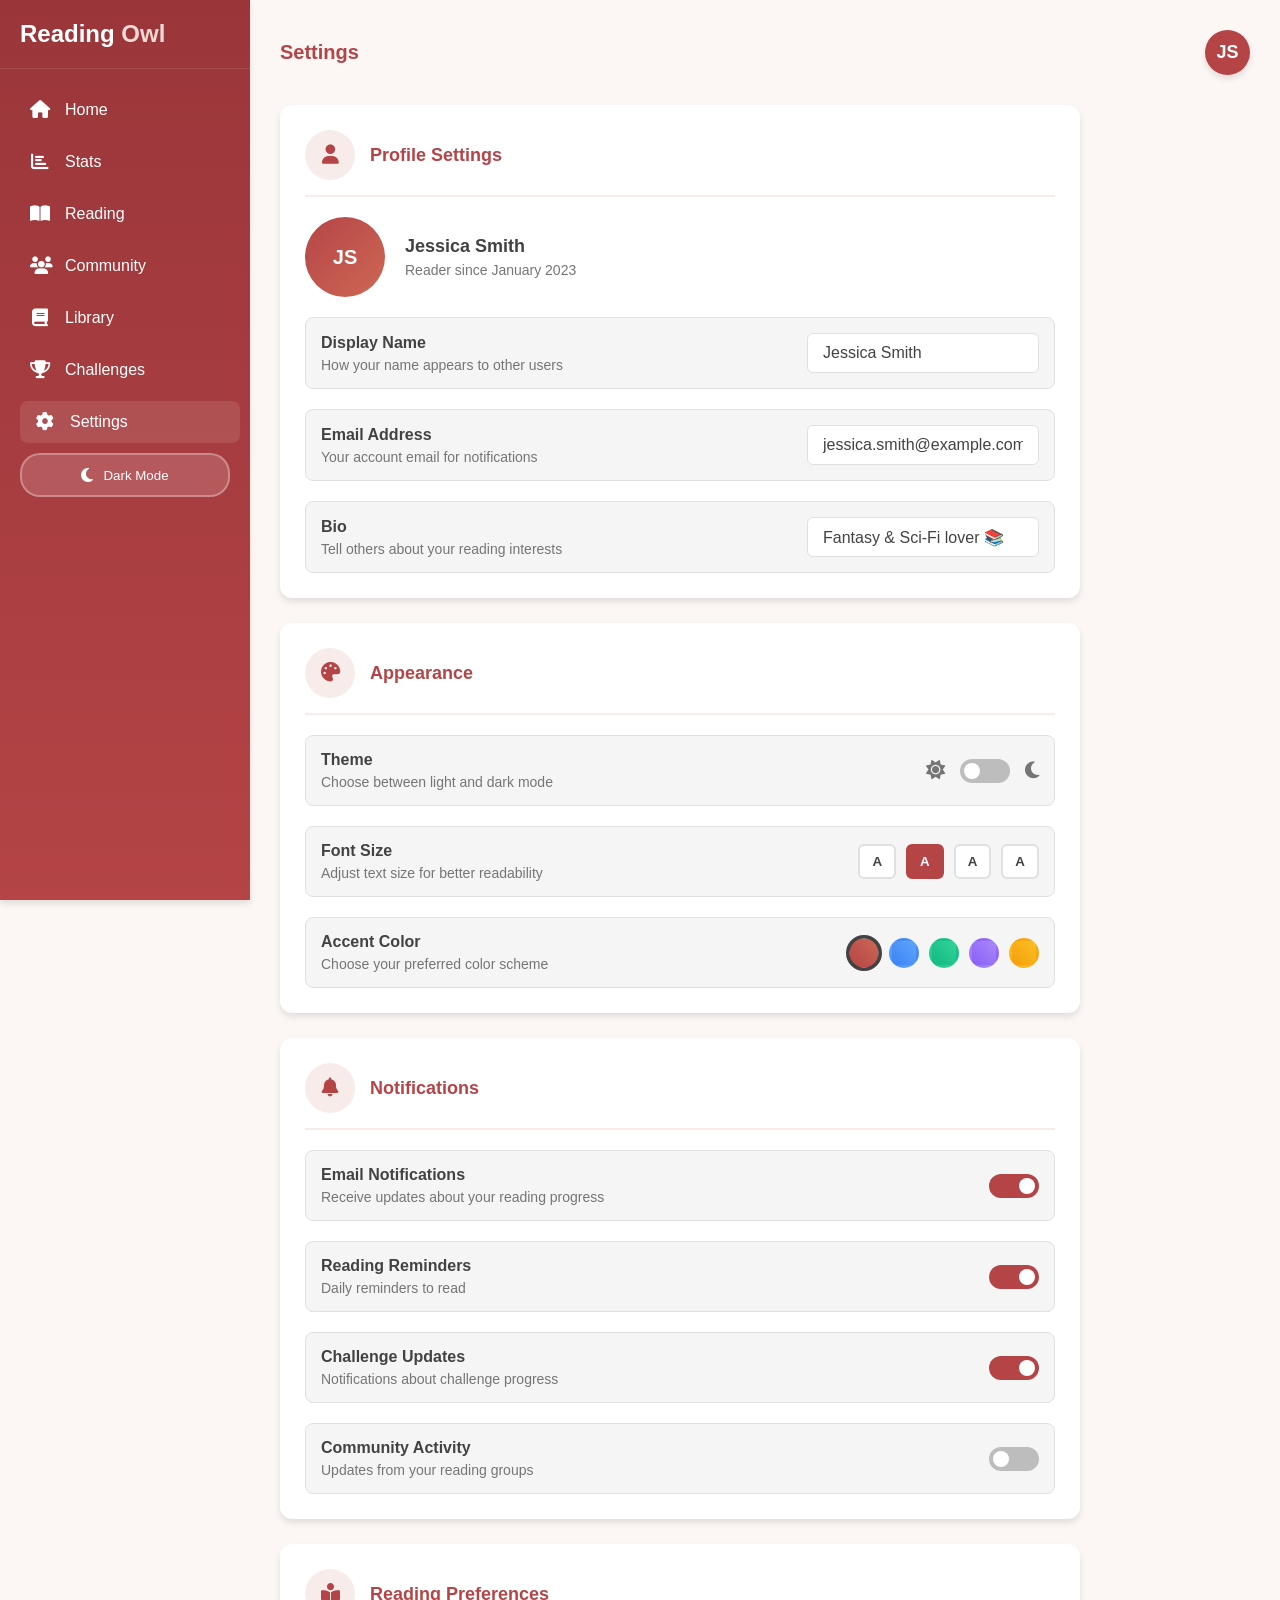
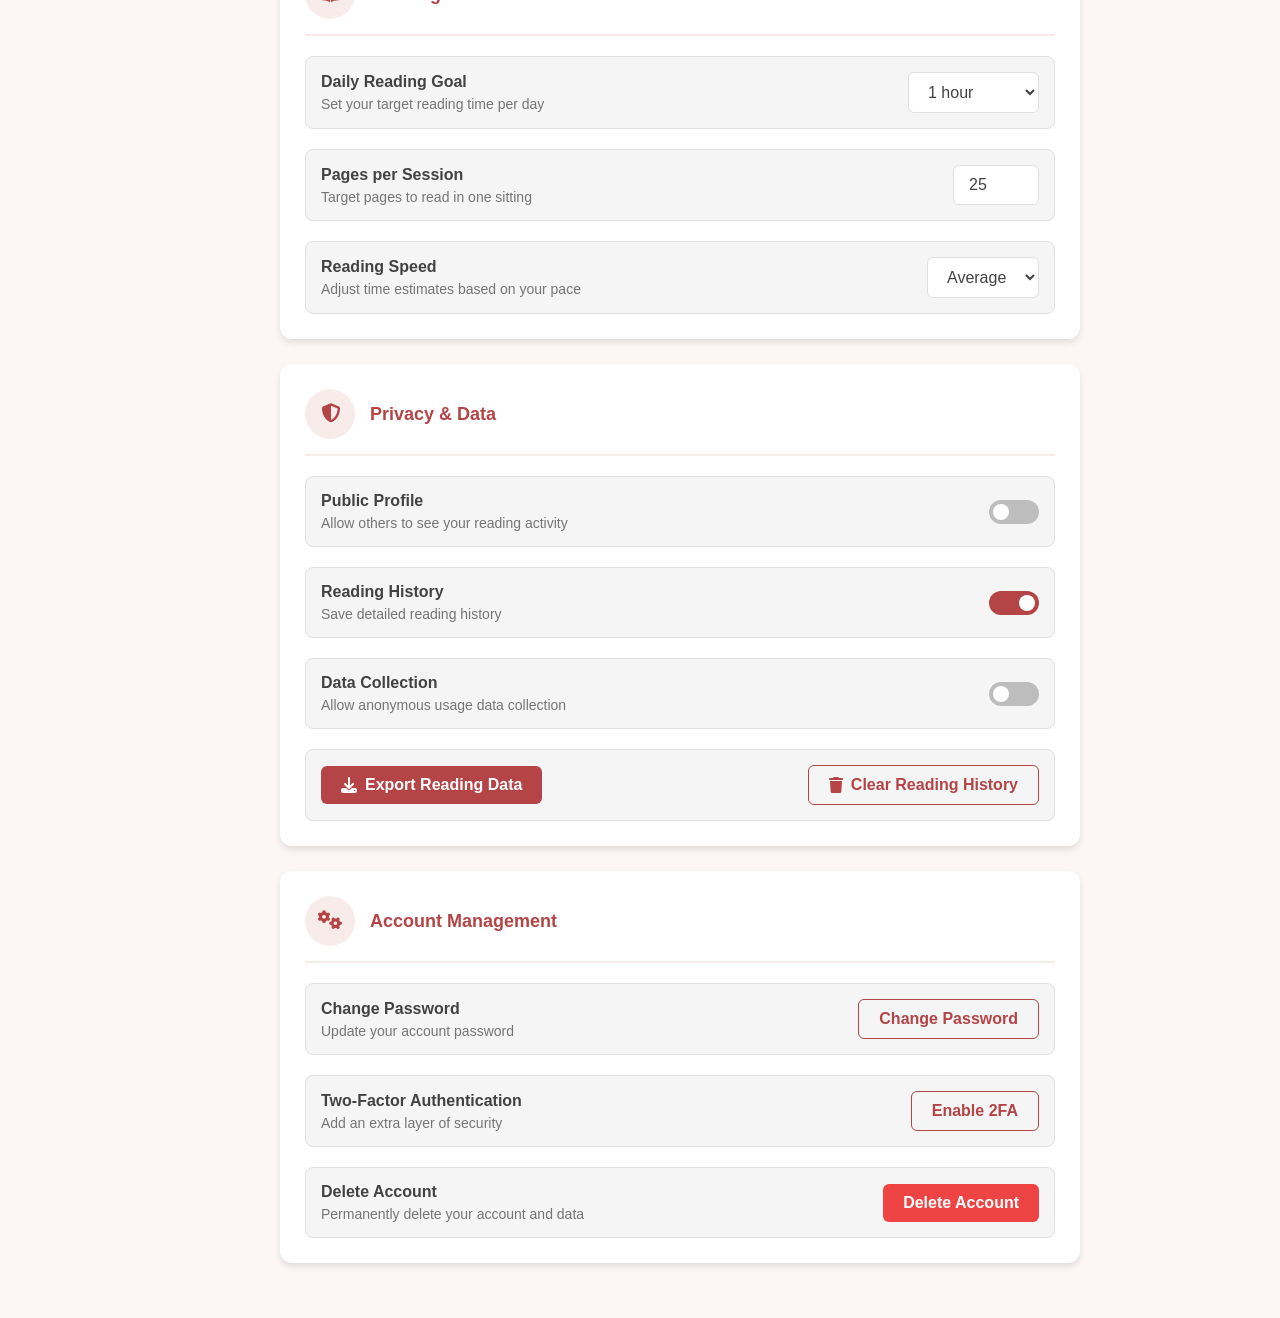
<file: settings.html>
<!DOCTYPE html>
<html lang="en">
<head>
    <meta charset="UTF-8">
    <meta name="viewport" content="width=device-width, initial-scale=1.0">
    <title>Reading Owl - Settings</title>
    <link rel="icon" type="image/svg+xml" href="data:image/svg+xml,<svg xmlns='http://www.w3.org/2000/svg' viewBox='0 0 100 100'><text y='.9em' font-size='90'>🦉</text></svg>">
    <link rel="stylesheet" href="https://cdnjs.cloudflare.com/ajax/libs/font-awesome/6.4.0/css/all.min.css">
    <style>
        :root {
            --primary-50: #FCF6F4;
            --primary-100: #F7ECEA;
            --primary-200: #F4D9D7;
            --primary-300: #EBBAB8;
            --primary-400: #DE938E;
            --primary-500: #CE6855;
            --primary-600: #B44446;
            --primary-700: #9A363A;
            --primary-800: #822F35;
            --gray-100: #f5f5f5;
            --gray-200: #eeeeee;
            --gray-300: #e0e0e0;
            --gray-400: #bdbdbd;
            --gray-500: #9e9e9e;
            --gray-600: #757575;
            --gray-700: #616161;
            --gray-800: #424242;
            --gray-900: #212121;
            --shadow: 0 4px 6px rgba(0, 0, 0, 0.1);
            --shadow-lg: 0 10px 25px rgba(0, 0, 0, 0.15);
            --transition: all 0.3s ease;
            
            /* Theme variables */
            --bg-primary: var(--primary-50);
            --bg-secondary: white;
            --text-primary: var(--gray-800);
            --text-secondary: var(--gray-600);
            --border-color: var(--gray-300);
            
            /* Font size variables */
            --font-size-base: 1rem;
            --font-size-sm: 0.875rem;
            --font-size-lg: 1.125rem;
            --font-size-xl: 1.25rem;
            
            /* Accent color variables */
            --accent-primary: var(--primary-600);
            --accent-secondary: var(--primary-500);
            --accent-hover: var(--primary-700);
        }

        /* Dark theme */
        .dark-theme {
            --bg-primary: #1a1a1a;
            --bg-secondary: #2d2d2d;
            --text-primary: #ffffff;
            --text-secondary: #b0b0b0;
            --border-color: #404040;
        }

        /* Font size classes */
        .font-size-small {
            --font-size-base: 0.875rem;
            --font-size-sm: 0.75rem;
            --font-size-lg: 1rem;
            --font-size-xl: 1.125rem;
        }

        .font-size-large {
            --font-size-base: 1.125rem;
            --font-size-sm: 1rem;
            --font-size-lg: 1.25rem;
            --font-size-xl: 1.5rem;
        }

        .font-size-xlarge {
            --font-size-base: 1.25rem;
            --font-size-sm: 1.125rem;
            --font-size-lg: 1.5rem;
            --font-size-xl: 1.75rem;
        }

        /* Accent color classes */
        .accent-blue {
            --accent-primary: #3b82f6;
            --accent-secondary: #60a5fa;
            --accent-hover: #2563eb;
        }

        .accent-green {
            --accent-primary: #10b981;
            --accent-secondary: #34d399;
            --accent-hover: #059669;
        }

        .accent-purple {
            --accent-primary: #8b5cf6;
            --accent-secondary: #a78bfa;
            --accent-hover: #7c3aed;
        }

        .accent-orange {
            --accent-primary: #f59e0b;
            --accent-secondary: #fbbf24;
            --accent-hover: #d97706;
        }

        * {
            margin: 0;
            padding: 0;
            box-sizing: border-box;
            font-family: 'Segoe UI', Tahoma, Geneva, Verdana, sans-serif;
        }

        body {
            background-color: var(--bg-primary);
            color: var(--text-primary);
            display: flex;
            min-height: 100vh;
            transition: var(--transition);
            font-size: var(--font-size-base);
        }

        /* Apply font sizes to all elements */
        body, .sidebar, .main-content, .settings-section, .setting-item, .btn, 
        select, input, .settings-title, .setting-name, .setting-desc {
            font-size: var(--font-size-base);
        }

        .settings-title {
            font-size: var(--font-size-lg);
        }

        .setting-name {
            font-size: var(--font-size-base);
        }

        .setting-desc {
            font-size: var(--font-size-sm);
        }

        /* Sidebar Styles */
        .sidebar {
            width: 250px;
            background: linear-gradient(to bottom, var(--accent-hover), var(--accent-primary));
            color: white;
            padding: 20px 0;
            position: fixed;
            height: 100vh;
            overflow-y: auto;
            transition: var(--transition);
            z-index: 1000;
            box-shadow: var(--shadow);
        }

        .logo {
            display: flex;
            align-items: center;
            padding: 0 20px 20px;
            border-bottom: 1px solid rgba(255, 255, 255, 0.1);
            margin-bottom: 20px;
        }

        .logo-icon {
            font-size: 24px;
            margin-right: 10px;
            color: var(--primary-200);
            position: relative;
        }

        .logo-icon::after {
            content: "🦉";
            position: absolute;
            top: 0;
            left: 0;
        }

        .logo h1 {
            font-size: 1.5rem;
            font-weight: 600;
        }

        .logo span {
            color: var(--primary-200);
        }

        .nav-links {
            list-style: none;
            padding: 0 15px;
        }

        .nav-links li {
            margin-bottom: 10px;
        }

        .nav-links a {
            display: flex;
            align-items: center;
            padding: 12px 15px;
            color: white;
            text-decoration: none;
            border-radius: 8px;
            transition: var(--transition);
        }

        .nav-links a:hover, .nav-links a.active {
            background-color: rgba(255, 255, 255, 0.1);
            transform: translateX(5px);
        }

        .nav-links i {
            margin-right: 15px;
            font-size: 18px;
            width: 20px;
            text-align: center;
        }

        /* Cute Theme Toggle Button - Your original style */
        .theme-toggle-container {
            margin-top: auto;
            padding: 0 20px;
        }

        .theme-toggle {
            background: rgba(255, 255, 255, 0.15);
            border: 2px solid rgba(255, 255, 255, 0.3);
            border-radius: 20px;
            width: 100%;
            padding: 12px 16px;
            color: white;
            cursor: pointer;
            display: flex;
            align-items: center;
            justify-content: center;
            gap: 10px;
            transition: all 0.3s ease;
            font-weight: 500;
            backdrop-filter: blur(10px);
        }

        .theme-toggle:hover {
            background: rgba(255, 255, 255, 0.2);
            border-color: rgba(255, 255, 255, 0.4);
            transform: translateY(-2px);
            box-shadow: 0 4px 12px rgba(0, 0, 0, 0.15);
        }

        .theme-toggle:active {
            transform: translateY(0);
        }

        .theme-toggle i {
            font-size: 16px;
            transition: transform 0.3s ease;
        }

        .theme-toggle:hover i {
            transform: scale(1.1);
        }

        /* Main Content Styles */
        .main-content {
            flex: 1;
            margin-left: 250px;
            padding: 30px;
            transition: var(--transition);
        }

        .header {
            display: flex;
            justify-content: space-between;
            align-items: center;
            margin-bottom: 30px;
        }

        .header h2 {
            font-size: var(--font-size-xl);
            color: var(--accent-primary);
            font-weight: 600;
        }

        .user-profile {
            display: flex;
            align-items: center;
            gap: 15px;
        }

        .user-avatar {
            width: 45px;
            height: 45px;
            border-radius: 50%;
            background-color: var(--accent-primary);
            display: flex;
            align-items: center;
            justify-content: center;
            color: white;
            font-weight: bold;
            font-size: var(--font-size-lg);
            box-shadow: var(--shadow);
        }

        /* Settings Container */
        .settings-container {
            max-width: 800px;
        }

        .settings-section {
            background: var(--bg-secondary);
            border-radius: 12px;
            padding: 25px;
            box-shadow: var(--shadow);
            margin-bottom: 25px;
            animation: slideUp 0.5s ease;
            transition: var(--transition);
        }

        .settings-header {
            display: flex;
            align-items: center;
            gap: 15px;
            margin-bottom: 20px;
            padding-bottom: 15px;
            border-bottom: 2px solid var(--primary-100);
        }

        .settings-icon {
            width: 50px;
            height: 50px;
            border-radius: 50%;
            background-color: var(--primary-100);
            display: flex;
            align-items: center;
            justify-content: center;
            color: var(--accent-primary);
            font-size: 1.2rem;
        }

        .settings-title {
            font-size: var(--font-size-lg);
            color: var(--accent-primary);
        }

        .settings-grid {
            display: grid;
            gap: 20px;
        }

        .setting-item {
            display: flex;
            justify-content: space-between;
            align-items: center;
            padding: 15px;
            background: var(--gray-100);
            border-radius: 8px;
            transition: var(--transition);
            border: 1px solid var(--border-color);
        }

        .dark-theme .setting-item {
            background: #3a3a3a;
        }

        .setting-item:hover {
            background: var(--primary-50);
            transform: translateX(5px);
        }

        .dark-theme .setting-item:hover {
            background: #4a4a4a;
        }

        .setting-info {
            flex: 1;
        }

        .setting-name {
            font-weight: 600;
            margin-bottom: 5px;
            color: var(--text-primary);
        }

        .setting-desc {
            color: var(--text-secondary);
            font-size: var(--font-size-sm);
        }

        /* Theme toggle in appearance section */
        .theme-toggle-container-appearance {
            display: flex;
            align-items: center;
            gap: 15px;
        }

        .theme-toggle-appearance {
            position: relative;
            display: inline-block;
            width: 50px;
            height: 24px;
        }

        .theme-toggle-appearance input {
            opacity: 0;
            width: 0;
            height: 0;
        }

        .theme-slider {
            position: absolute;
            cursor: pointer;
            top: 0;
            left: 0;
            right: 0;
            bottom: 0;
            background-color: var(--gray-400);
            transition: var(--transition);
            border-radius: 24px;
        }

        .theme-slider:before {
            position: absolute;
            content: "";
            height: 16px;
            width: 16px;
            left: 4px;
            bottom: 4px;
            background-color: white;
            transition: var(--transition);
            border-radius: 50%;
        }

        input:checked + .theme-slider {
            background-color: var(--accent-primary);
        }

        input:checked + .theme-slider:before {
            transform: translateX(26px);
        }

        .theme-icon {
            font-size: 1.2rem;
            color: var(--text-secondary);
        }

        /* Font Size Controls */
        .font-size-controls {
            display: flex;
            gap: 10px;
            align-items: center;
        }

        .font-size-btn {
            padding: 8px 12px;
            border: 2px solid var(--border-color);
            background: var(--bg-secondary);
            color: var(--text-primary);
            border-radius: 6px;
            cursor: pointer;
            transition: var(--transition);
            font-weight: 600;
        }

        .font-size-btn.active {
            background: var(--accent-primary);
            color: white;
            border-color: var(--accent-primary);
        }

        .font-size-btn:hover:not(.active) {
            border-color: var(--accent-primary);
        }

        /* Accent Color Controls */
        .accent-color-controls {
            display: flex;
            gap: 10px;
            align-items: center;
        }

        .color-option {
            width: 30px;
            height: 30px;
            border-radius: 50%;
            cursor: pointer;
            transition: var(--transition);
            border: 3px solid transparent;
        }

        .color-option.active {
            border-color: var(--text-primary);
            transform: scale(1.2);
        }

        .color-option:hover {
            transform: scale(1.1);
        }

        .color-red { background: linear-gradient(45deg, #B44446, #CE6855); }
        .color-blue { background: linear-gradient(45deg, #3b82f6, #60a5fa); }
        .color-green { background: linear-gradient(45deg, #10b981, #34d399); }
        .color-purple { background: linear-gradient(45deg, #8b5cf6, #a78bfa); }
        .color-orange { background: linear-gradient(45deg, #f59e0b, #fbbf24); }

        /* Toggle Switch */
        .toggle-switch {
            position: relative;
            display: inline-block;
            width: 50px;
            height: 24px;
        }

        .toggle-switch input {
            opacity: 0;
            width: 0;
            height: 0;
        }

        .slider {
            position: absolute;
            cursor: pointer;
            top: 0;
            left: 0;
            right: 0;
            bottom: 0;
            background-color: var(--gray-400);
            transition: var(--transition);
            border-radius: 24px;
        }

        .slider:before {
            position: absolute;
            content: "";
            height: 16px;
            width: 16px;
            left: 4px;
            bottom: 4px;
            background-color: white;
            transition: var(--transition);
            border-radius: 50%;
        }

        input:checked + .slider {
            background-color: var(--accent-primary);
        }

        input:checked + .slider:before {
            transform: translateX(26px);
        }

        /* Select and Input Styles */
        select, input[type="number"], input[type="text"], input[type="email"] {
            padding: 10px 15px;
            border: 1px solid var(--border-color);
            border-radius: 6px;
            background: var(--bg-secondary);
            color: var(--text-primary);
            transition: var(--transition);
            font-size: var(--font-size-base);
        }

        select:focus, input:focus {
            outline: none;
            border-color: var(--accent-primary);
            box-shadow: 0 0 0 3px color-mix(in srgb, var(--accent-primary) 20%, transparent);
        }

        /* Buttons */
        .btn {
            padding: 10px 20px;
            border-radius: 6px;
            font-weight: 600;
            cursor: pointer;
            transition: var(--transition);
            border: none;
            display: flex;
            align-items: center;
            gap: 8px;
            font-size: var(--font-size-base);
        }

        .btn-primary {
            background-color: var(--accent-primary);
            color: white;
        }

        .btn-primary:hover {
            background-color: var(--accent-hover);
        }

        .btn-outline {
            background: transparent;
            border: 1px solid var(--accent-primary);
            color: var(--accent-primary);
        }

        .btn-outline:hover {
            background-color: color-mix(in srgb, var(--accent-primary) 10%, transparent);
        }

        .dark-theme .btn-outline:hover {
            background-color: color-mix(in srgb, var(--accent-primary) 20%, transparent);
        }

        .btn-danger {
            background-color: #ef4444;
            color: white;
        }

        .btn-danger:hover {
            background-color: #dc2626;
        }

        /* Profile Section */
        .profile-section {
            display: flex;
            align-items: center;
            gap: 20px;
            margin-bottom: 20px;
        }

        .profile-avatar {
            width: 80px;
            height: 80px;
            border-radius: 50%;
            background: linear-gradient(135deg, var(--accent-primary), var(--accent-secondary));
            display: flex;
            align-items: center;
            justify-content: center;
            color: white;
            font-size: var(--font-size-xl);
            font-weight: bold;
        }

        .profile-info h3 {
            font-size: var(--font-size-lg);
            margin-bottom: 5px;
            color: var(--text-primary);
        }

        .profile-info p {
            color: var(--text-secondary);
            font-size: var(--font-size-sm);
        }

        /* Animations */
        @keyframes slideUp {
            from { 
                opacity: 0;
                transform: translateY(20px);
            }
            to { 
                opacity: 1;
                transform: translateY(0);
            }
        }

        /* Responsive Styles */
        @media (max-width: 992px) {
            .sidebar {
                width: 70px;
                overflow: visible;
            }
            
            .logo h1, .nav-links span {
                display: none;
            }
            
            .logo {
                justify-content: center;
                padding: 0 0 20px;
            }
            
            .logo-icon {
                margin-right: 0;
                font-size: 28px;
            }
            
            .nav-links a {
                justify-content: center;
                padding: 15px;
            }
            
            .nav-links i {
                margin-right: 0;
                font-size: 20px;
            }
            
            .theme-toggle span {
                display: none;
            }
            
            .main-content {
                margin-left: 70px;
            }
        }

        @media (max-width: 768px) {
            .header {
                flex-direction: column;
                align-items: flex-start;
                gap: 15px;
            }
            
            .user-profile {
                align-self: flex-end;
            }
            
            .profile-section {
                flex-direction: column;
                text-align: center;
            }
            
            .font-size-controls, .accent-color-controls {
                flex-wrap: wrap;
            }
            
            .setting-item {
                flex-direction: column;
                align-items: flex-start;
                gap: 15px;
            }
        }

        @media (max-width: 576px) {
            .sidebar {
                width: 100%;
                height: auto;
                position: relative;
            }
            
            .nav-links {
                display: flex;
                justify-content: space-around;
                padding: 0;
            }
            
            .nav-links li {
                margin-bottom: 0;
            }
            
            .logo {
                display: none;
            }
            
            .theme-toggle-container {
                justify-content: center;
                margin: 10px;
            }
            
            .main-content {
                margin-left: 0;
                padding: 20px;
            }
        }
    </style>
</head>
<body>
    <!-- Sidebar Navigation -->
    <nav class="sidebar">
        <div class="logo">
            <h1>Reading <span>Owl</span></h1>
        </div>
        <ul class="nav-links">
            <li><a href="home.html"><i class="fas fa-home"></i> <span>Home</span></a></li>
            <li><a href="stats.html"><i class="fas fa-chart-bar"></i> <span>Stats</span></a></li>
            <li><a href="reading.html"><i class="fas fa-book-open"></i> <span>Reading</span></a></li>
            <li><a href="community.html"><i class="fas fa-users"></i> <span>Community</span></a></li>
            <li><a href="library.html"><i class="fas fa-book"></i> <span>Library</span></a></li>
            <li><a href="challenges.html"><i class="fas fa-trophy"></i> <span>Challenges</span></a></li>
            <li><a href="settings.html" class="active"><i class="fas fa-cog"></i> <span>Settings</span></a></li>
        </ul>
        
        <!-- Your original button theme toggle - preserved -->
        <div class="theme-toggle-container">
            <button id="theme-toggle-btn" class="theme-toggle" aria-label="Toggle dark mode">
                <i class="fas fa-moon"></i>
                <span>Dark Mode</span>
            </button>
        </div>
    </nav>

    <!-- Main Content -->
    <main class="main-content">
        <div class="header">
            <h2>Settings</h2>
            <div class="user-profile">
                <div class="user-avatar">JS</div>
            </div>
        </div>

        <div class="settings-container">
            <!-- Profile Settings -->
            <div class="settings-section">
                <div class="settings-header">
                    <div class="settings-icon">
                        <i class="fas fa-user"></i>
                    </div>
                    <h3 class="settings-title">Profile Settings</h3>
                </div>
                <div class="profile-section">
                    <div class="profile-avatar">JS</div>
                    <div class="profile-info">
                        <h3>Jessica Smith</h3>
                        <p>Reader since January 2023</p>
                    </div>
                </div>
                <div class="settings-grid">
                    <div class="setting-item">
                        <div class="setting-info">
                            <div class="setting-name">Display Name</div>
                            <div class="setting-desc">How your name appears to other users</div>
                        </div>
                        <input type="text" value="Jessica Smith">
                    </div>
                    <div class="setting-item">
                        <div class="setting-info">
                            <div class="setting-name">Email Address</div>
                            <div class="setting-desc">Your account email for notifications</div>
                        </div>
                        <input type="email" value="jessica.smith@example.com">
                    </div>
                    <div class="setting-item">
                        <div class="setting-info">
                            <div class="setting-name">Bio</div>
                            <div class="setting-desc">Tell others about your reading interests</div>
                        </div>
                        <input type="text" value="Fantasy & Sci-Fi lover 📚">
                    </div>
                </div>
            </div>

            <!-- Appearance Settings -->
            <div class="settings-section">
                <div class="settings-header">
                    <div class="settings-icon">
                        <i class="fas fa-palette"></i>
                    </div>
                    <h3 class="settings-title">Appearance</h3>
                </div>
                <div class="settings-grid">
                    <div class="setting-item">
                        <div class="setting-info">
                            <div class="setting-name">Theme</div>
                            <div class="setting-desc">Choose between light and dark mode</div>
                        </div>
                        <div class="theme-toggle-container-appearance">
                            <i class="fas fa-sun theme-icon"></i>
                            <label class="theme-toggle-appearance">
                                <input type="checkbox" id="themeToggle">
                                <span class="theme-slider"></span>
                            </label>
                            <i class="fas fa-moon theme-icon"></i>
                        </div>
                    </div>
                    <div class="setting-item">
                        <div class="setting-info">
                            <div class="setting-name">Font Size</div>
                            <div class="setting-desc">Adjust text size for better readability</div>
                        </div>
                        <div class="font-size-controls">
                            <button class="font-size-btn" data-size="small">A</button>
                            <button class="font-size-btn active" data-size="medium">A</button>
                            <button class="font-size-btn" data-size="large">A</button>
                            <button class="font-size-btn" data-size="xlarge">A</button>
                        </div>
                    </div>
                    <div class="setting-item">
                        <div class="setting-info">
                            <div class="setting-name">Accent Color</div>
                            <div class="setting-desc">Choose your preferred color scheme</div>
                        </div>
                        <div class="accent-color-controls">
                            <div class="color-option color-red active" data-color="red"></div>
                            <div class="color-option color-blue" data-color="blue"></div>
                            <div class="color-option color-green" data-color="green"></div>
                            <div class="color-option color-purple" data-color="purple"></div>
                            <div class="color-option color-orange" data-color="orange"></div>
                        </div>
                    </div>
                </div>
            </div>

            <!-- Notifications -->
            <div class="settings-section">
                <div class="settings-header">
                    <div class="settings-icon">
                        <i class="fas fa-bell"></i>
                    </div>
                    <h3 class="settings-title">Notifications</h3>
                </div>
                <div class="settings-grid">
                    <div class="setting-item">
                        <div class="setting-info">
                            <div class="setting-name">Email Notifications</div>
                            <div class="setting-desc">Receive updates about your reading progress</div>
                        </div>
                        <label class="toggle-switch">
                            <input type="checkbox" checked>
                            <span class="slider"></span>
                        </label>
                    </div>
                    <div class="setting-item">
                        <div class="setting-info">
                            <div class="setting-name">Reading Reminders</div>
                            <div class="setting-desc">Daily reminders to read</div>
                        </div>
                        <label class="toggle-switch">
                            <input type="checkbox" checked>
                            <span class="slider"></span>
                        </label>
                    </div>
                    <div class="setting-item">
                        <div class="setting-info">
                            <div class="setting-name">Challenge Updates</div>
                            <div class="setting-desc">Notifications about challenge progress</div>
                        </div>
                        <label class="toggle-switch">
                            <input type="checkbox" checked>
                            <span class="slider"></span>
                        </label>
                    </div>
                    <div class="setting-item">
                        <div class="setting-info">
                            <div class="setting-name">Community Activity</div>
                            <div class="setting-desc">Updates from your reading groups</div>
                        </div>
                        <label class="toggle-switch">
                            <input type="checkbox">
                            <span class="slider"></span>
                        </label>
                    </div>
                </div>
            </div>

            <!-- Reading Preferences -->
            <div class="settings-section">
                <div class="settings-header">
                    <div class="settings-icon">
                        <i class="fas fa-book-reader"></i>
                    </div>
                    <h3 class="settings-title">Reading Preferences</h3>
                </div>
                <div class="settings-grid">
                    <div class="setting-item">
                        <div class="setting-info">
                            <div class="setting-name">Daily Reading Goal</div>
                            <div class="setting-desc">Set your target reading time per day</div>
                        </div>
                        <select>
                            <option>30 minutes</option>
                            <option selected>1 hour</option>
                            <option>2 hours</option>
                            <option>3 hours</option>
                        </select>
                    </div>
                    <div class="setting-item">
                        <div class="setting-info">
                            <div class="setting-name">Pages per Session</div>
                            <div class="setting-desc">Target pages to read in one sitting</div>
                        </div>
                        <input type="number" value="25" min="10" max="100">
                    </div>
                    <div class="setting-item">
                        <div class="setting-info">
                            <div class="setting-name">Reading Speed</div>
                            <div class="setting-desc">Adjust time estimates based on your pace</div>
                        </div>
                        <select>
                            <option>Slow</option>
                            <option selected>Average</option>
                            <option>Fast</option>
                        </select>
                    </div>
                </div>
            </div>

            <!-- Privacy & Data -->
            <div class="settings-section">
                <div class="settings-header">
                    <div class="settings-icon">
                        <i class="fas fa-shield-alt"></i>
                    </div>
                    <h3 class="settings-title">Privacy & Data</h3>
                </div>
                <div class="settings-grid">
                    <div class="setting-item">
                        <div class="setting-info">
                            <div class="setting-name">Public Profile</div>
                            <div class="setting-desc">Allow others to see your reading activity</div>
                        </div>
                        <label class="toggle-switch">
                            <input type="checkbox">
                            <span class="slider"></span>
                        </label>
                    </div>
                    <div class="setting-item">
                        <div class="setting-info">
                            <div class="setting-name">Reading History</div>
                            <div class="setting-desc">Save detailed reading history</div>
                        </div>
                        <label class="toggle-switch">
                            <input type="checkbox" checked>
                            <span class="slider"></span>
                        </label>
                    </div>
                    <div class="setting-item">
                        <div class="setting-info">
                            <div class="setting-name">Data Collection</div>
                            <div class="setting-desc">Allow anonymous usage data collection</div>
                        </div>
                        <label class="toggle-switch">
                            <input type="checkbox">
                            <span class="slider"></span>
                        </label>
                    </div>
                    <div class="setting-item">
                        <button class="btn btn-primary">
                            <i class="fas fa-download"></i> Export Reading Data
                        </button>
                        <button class="btn btn-outline">
                            <i class="fas fa-trash"></i> Clear Reading History
                        </button>
                    </div>
                </div>
            </div>

            <!-- Account Management -->
            <div class="settings-section">
                <div class="settings-header">
                    <div class="settings-icon">
                        <i class="fas fa-cogs"></i>
                    </div>
                    <h3 class="settings-title">Account Management</h3>
                </div>
                <div class="settings-grid">
                    <div class="setting-item">
                        <div class="setting-info">
                            <div class="setting-name">Change Password</div>
                            <div class="setting-desc">Update your account password</div>
                        </div>
                        <button class="btn btn-outline">Change Password</button>
                    </div>
                    <div class="setting-item">
                        <div class="setting-info">
                            <div class="setting-name">Two-Factor Authentication</div>
                            <div class="setting-desc">Add an extra layer of security</div>
                        </div>
                        <button class="btn btn-outline">Enable 2FA</button>
                    </div>
                    <div class="setting-item">
                        <div class="setting-info">
                            <div class="setting-name">Delete Account</div>
                            <div class="setting-desc">Permanently delete your account and data</div>
                        </div>
                        <button class="btn btn-danger">Delete Account</button>
                    </div>
                </div>
            </div>
        </div>
    </main>

    <script>
        document.addEventListener('DOMContentLoaded', function() {
            const themeToggle = document.getElementById('themeToggle');
            const themeToggleBtn = document.getElementById('theme-toggle-btn');
            const body = document.body;
            const fontButtons = document.querySelectorAll('.font-size-btn');
            const colorOptions = document.querySelectorAll('.color-option');

            // Track current theme state
            let isDarkMode = false;

            // Initialize settings from localStorage
            function initializeSettings() {
                // Theme
                const savedTheme = localStorage.getItem('readingOwlTheme');
                const systemPrefersDark = window.matchMedia('(prefers-color-scheme: dark)').matches;
                
                if (savedTheme === 'dark' || (!savedTheme && systemPrefersDark)) {
                    enableDarkMode();
                } else {
                    disableDarkMode();
                }

                // Font size
                const savedFontSize = localStorage.getItem('readingOwlFontSize') || 'medium';
                setFontSize(savedFontSize);
                fontButtons.forEach(btn => {
                    if (btn.dataset.size === savedFontSize) {
                        btn.classList.add('active');
                    }
                });

                // Accent color
                const savedColor = localStorage.getItem('readingOwlAccentColor') || 'red';
                setAccentColor(savedColor);
                colorOptions.forEach(option => {
                    if (option.dataset.color === savedColor) {
                        option.classList.add('active');
                    }
                });
            }

            // Theme functionality
            function enableDarkMode() {
                body.classList.add('dark-theme');
                themeToggle.checked = true;
                isDarkMode = true;
                updateButtonText();
                localStorage.setItem('readingOwlTheme', 'dark');
            }

            function disableDarkMode() {
                body.classList.remove('dark-theme');
                themeToggle.checked = false;
                isDarkMode = false;
                updateButtonText();
                localStorage.setItem('readingOwlTheme', 'light');
            }

            function toggleTheme() {
                if (isDarkMode) {
                    disableDarkMode();
                } else {
                    enableDarkMode();
                }
            }

            function updateButtonText() {
                const buttonText = themeToggleBtn.querySelector('span');
                const buttonIcon = themeToggleBtn.querySelector('i');
                
                if (isDarkMode) {
                    buttonText.textContent = 'Light Mode';
                    buttonIcon.className = 'fas fa-sun';
                } else {
                    buttonText.textContent = 'Dark Mode';
                    buttonIcon.className = 'fas fa-moon';
                }
            }

            // Event listeners for theme toggles
            themeToggle.addEventListener('change', function() {
                if (this.checked) {
                    enableDarkMode();
                } else {
                    disableDarkMode();
                }
            });

            themeToggleBtn.addEventListener('click', function() {
                toggleTheme();
            });

            // Font size functionality
            fontButtons.forEach(button => {
                button.addEventListener('click', function() {
                    const size = this.dataset.size;
                    setFontSize(size);
                    
                    fontButtons.forEach(btn => btn.classList.remove('active'));
                    this.classList.add('active');
                    localStorage.setItem('readingOwlFontSize', size);
                });
            });

            // Accent color functionality
            colorOptions.forEach(option => {
                option.addEventListener('click', function() {
                    const color = this.dataset.color;
                    setAccentColor(color);
                    
                    colorOptions.forEach(opt => opt.classList.remove('active'));
                    this.classList.add('active');
                    localStorage.setItem('readingOwlAccentColor', color);
                });
            });

            // Font size API
            function setFontSize(size) {
                body.classList.remove('font-size-small', 'font-size-large', 'font-size-xlarge');
                
                switch(size) {
                    case 'small':
                        body.classList.add('font-size-small');
                        break;
                    case 'large':
                        body.classList.add('font-size-large');
                        break;
                    case 'xlarge':
                        body.classList.add('font-size-xlarge');
                        break;
                    // medium is default, no class needed
                }
            }

            // Accent color API
            function setAccentColor(color) {
                body.classList.remove('accent-blue', 'accent-green', 'accent-purple', 'accent-orange');
                
                if (color !== 'red') {
                    body.classList.add(`accent-${color}`);
                }
            }

            // Listen for system theme changes
            window.matchMedia('(prefers-color-scheme: dark)').addEventListener('change', e => {
                if (!localStorage.getItem('readingOwlTheme')) {
                    if (e.matches) {
                        enableDarkMode();
                    } else {
                        disableDarkMode();
                    }
                }
            });

            // Toggle switches functionality
            const toggleSwitches = document.querySelectorAll('.toggle-switch input');
            toggleSwitches.forEach(switchEl => {
                switchEl.addEventListener('change', function() {
                    const settingName = this.closest('.setting-item').querySelector('.setting-name').textContent;
                    localStorage.setItem(`readingOwl_${settingName}`, this.checked);
                    
                    this.parentElement.style.transform = 'scale(1.1)';
                    setTimeout(() => {
                        this.parentElement.style.transform = 'scale(1)';
                    }, 150);
                });

                // Load saved preferences
                const settingName = switchEl.closest('.setting-item').querySelector('.setting-name').textContent;
                const savedValue = localStorage.getItem(`readingOwl_${settingName}`);
                if (savedValue !== null) {
                    switchEl.checked = savedValue === 'true';
                }
            });

            // Navigation
            const navLinks = document.querySelectorAll('.nav-links a');
            navLinks.forEach(link => {
                link.addEventListener('click', function(e) {
                    e.preventDefault();
                    navLinks.forEach(l => l.classList.remove('active'));
                    this.classList.add('active');
                });
            });

            // Button animations
            const buttons = document.querySelectorAll('.btn');
            buttons.forEach(button => {
                button.addEventListener('click', function() {
                    this.style.transform = 'scale(0.95)';
                    setTimeout(() => {
                        this.style.transform = 'scale(1)';
                    }, 150);
                });
            });

            // Export data functionality
            const exportButton = document.querySelector('.btn-primary .fa-download')?.closest('.btn');
            if (exportButton) {
                exportButton.addEventListener('click', function() {
                    this.innerHTML = '<i class="fas fa-spinner fa-spin"></i> Exporting...';
                    setTimeout(() => {
                        this.innerHTML = '<i class="fas fa-check"></i> Exported Successfully';
                        setTimeout(() => {
                            this.innerHTML = '<i class="fas fa-download"></i> Export Reading Data';
                        }, 2000);
                    }, 1500);
                });
            }

            // Settings API
            window.readingOwlSettings = {
                // Theme API
                getSystemTheme: () => window.matchMedia('(prefers-color-scheme: dark)').matches ? 'dark' : 'light',
                setTheme: (theme) => {
                    if (theme === 'dark') {
                        enableDarkMode();
                    } else {
                        disableDarkMode();
                    }
                },
                getCurrentTheme: () => isDarkMode ? 'dark' : 'light',

                // Font Size API
                setFontSize: (size) => {
                    setFontSize(size);
                    fontButtons.forEach(btn => {
                        btn.classList.toggle('active', btn.dataset.size === size);
                    });
                    localStorage.setItem('readingOwlFontSize', size);
                },
                getCurrentFontSize: () => {
                    if (body.classList.contains('font-size-small')) return 'small';
                    if (body.classList.contains('font-size-large')) return 'large';
                    if (body.classList.contains('font-size-xlarge')) return 'xlarge';
                    return 'medium';
                },
                getAvailableFontSizes: () => ['small', 'medium', 'large', 'xlarge'],

                // Accent Color API
                setAccentColor: (color) => {
                    setAccentColor(color);
                    colorOptions.forEach(option => {
                        option.classList.toggle('active', option.dataset.color === color);
                    });
                    localStorage.setItem('readingOwlAccentColor', color);
                },
                getCurrentAccentColor: () => {
                    if (body.classList.contains('accent-blue')) return 'blue';
                    if (body.classList.contains('accent-green')) return 'green';
                    if (body.classList.contains('accent-purple')) return 'purple';
                    if (body.classList.contains('accent-orange')) return 'orange';
                    return 'red';
                },
                getAvailableAccentColors: () => ['red', 'blue', 'green', 'purple', 'orange'],

                // Reset all settings
                resetToDefaults: () => {
                    localStorage.removeItem('readingOwlTheme');
                    localStorage.removeItem('readingOwlFontSize');
                    localStorage.removeItem('readingOwlAccentColor');
                    
                    const systemPrefersDark = window.matchMedia('(prefers-color-scheme: dark)').matches;
                    if (systemPrefersDark) {
                        enableDarkMode();
                    } else {
                        disableDarkMode();
                    }
                    
                    setFontSize('medium');
                    fontButtons.forEach(btn => {
                        btn.classList.toggle('active', btn.dataset.size === 'medium');
                    });
                    
                    setAccentColor('red');
                    colorOptions.forEach(option => {
                        option.classList.toggle('active', option.dataset.color === 'red');
                    });
                }
            };

            // Initialize settings
            initializeSettings();

            console.log('Reading Owl Settings API loaded. Available methods:');
            console.log('- readingOwlSettings.setTheme("dark" | "light")');
            console.log('- readingOwlSettings.getCurrentTheme()');
            console.log('- readingOwlSettings.setFontSize("small" | "medium" | "large" | "xlarge")');
            console.log('- readingOwlSettings.getCurrentFontSize()');
            console.log('- readingOwlSettings.setAccentColor("red" | "blue" | "green" | "purple" | "orange")');
            console.log('- readingOwlSettings.getCurrentAccentColor()');
            console.log('- readingOwlSettings.resetToDefaults()');
        });
    </script>
</body>
</html>
</file>
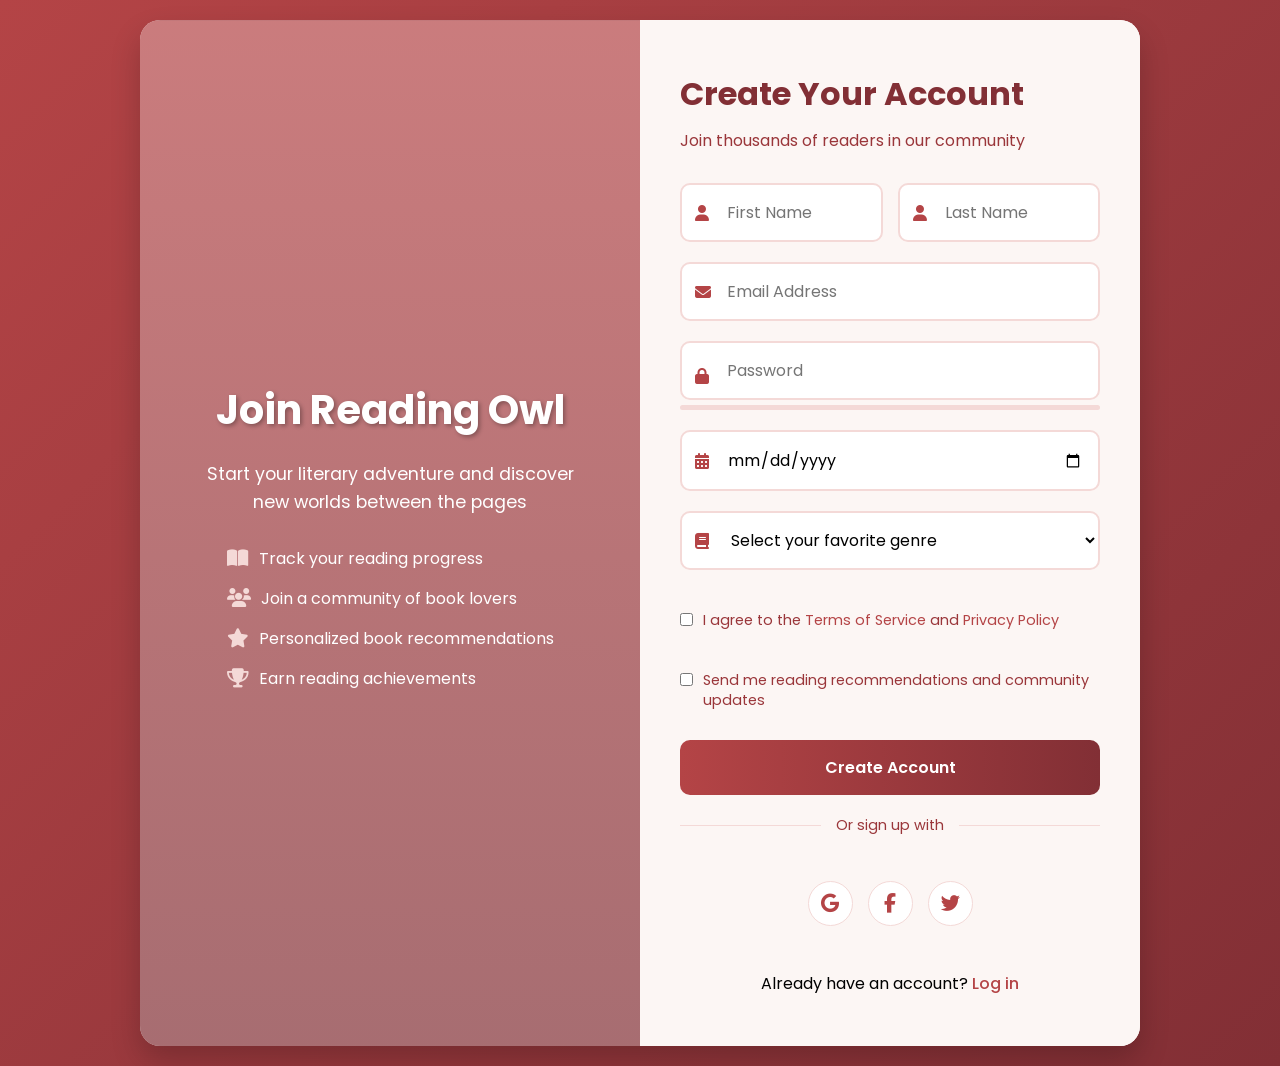
<file: signup.html>
<!DOCTYPE html>
<html lang="en">
<head>
  <meta charset="UTF-8">
  <meta name="viewport" content="width=device-width, initial-scale=1.0">
  <title>Sign Up - Reading Owl</title>
  <link rel="stylesheet" href="https://cdnjs.cloudflare.com/ajax/libs/font-awesome/6.4.0/css/all.min.css">
  <link href="https://fonts.googleapis.com/css2?family=Poppins:wght@300;400;500;600;700&display=swap" rel="stylesheet">
  <style>
    * {
      margin: 0;
      padding: 0;
      box-sizing: border-box;
      font-family: 'Poppins', sans-serif;
    }

    :root {
      --chestnut-50: #FCF6F4;
      --chestnut-100: #F8ECEA;
      --chestnut-200: #F4D9D7;
      --chestnut-300: #EBBAB8;
      --chestnut-400: #DE938E;
      --chestnut-500: #CE6865;
      --chestnut-600: #B44446;
      --chestnut-700: #9A363A;
      --chestnut-800: #822F35;
    }

    body {
      background: linear-gradient(135deg, var(--chestnut-600) 0%, var(--chestnut-800) 100%);
      min-height: 100vh;
      display: flex;
      justify-content: center;
      align-items: center;
      padding: 20px;
    }

    .auth-container {
      display: flex;
      max-width: 1000px;
      width: 100%;
      background: white;
      border-radius: 20px;
      overflow: hidden;
      box-shadow: 0 15px 30px rgba(0, 0, 0, 0.2);
      position: relative;
    }

    .auth-image {
      flex: 1;
      background: linear-gradient(rgba(180, 68, 70, 0.7), rgba(130, 47, 53, 0.7)), url('https://images.unsplash.com/photo-1481627834876-b7833e8f5570?ixlib=rb-4.0.3&ixid=M3wxMjA3fDB8MHxwaG90by1wYWdlfHx8fGVufDB8fHx8fA%3D%3D&auto=format&fit=crop&w=1828&q=80');
      background-size: cover;
      background-position: center;
      display: flex;
      flex-direction: column;
      justify-content: center;
      align-items: center;
      padding: 40px;
      color: white;
      text-align: center;
      position: relative;
    }

    .auth-image h1 {
      font-size: 2.5rem;
      margin-bottom: 20px;
      text-shadow: 2px 2px 4px rgba(0, 0, 0, 0.3);
    }

    .auth-image p {
      font-size: 1.1rem;
      max-width: 400px;
      line-height: 1.6;
    }

    .benefits-list {
      text-align: left;
      margin-top: 30px;
      max-width: 350px;
    }

    .benefit-item {
      display: flex;
      align-items: center;
      margin-bottom: 15px;
    }

    .benefit-item i {
      color: var(--chestnut-200);
      margin-right: 10px;
      font-size: 1.2rem;
    }

    .owl-icon {
      font-size: 4rem;
      margin-bottom: 20px;
      color: var(--chestnut-200);
      filter: drop-shadow(2px 2px 4px rgba(0, 0, 0, 0.3));
    }

    .auth-form {
      flex: 1;
      padding: 50px 40px;
      display: flex;
      flex-direction: column;
      justify-content: center;
      background-color: var(--chestnut-50);
    }

    .auth-form h2 {
      font-size: 2rem;
      margin-bottom: 10px;
      color: var(--chestnut-800);
    }

    .subtitle {
      color: var(--chestnut-700);
      margin-bottom: 30px;
    }

    form {
      display: flex;
      flex-direction: column;
    }

    .form-row {
      display: flex;
      gap: 15px;
    }

    .form-group {
      margin-bottom: 20px;
      position: relative;
      flex: 1;
    }

    .form-group i {
      position: absolute;
      left: 15px;
      top: 50%;
      transform: translateY(-50%);
      color: var(--chestnut-600);
    }

    input, select {
      width: 100%;
      padding: 15px 15px 15px 45px;
      border: 2px solid var(--chestnut-200);
      border-radius: 10px;
      font-size: 1rem;
      transition: all 0.3s ease;
      background-color: white;
    }

    input:focus, select:focus {
      border-color: var(--chestnut-600);
      outline: none;
      box-shadow: 0 0 0 3px rgba(180, 68, 70, 0.1);
    }

    .btn {
      background: linear-gradient(to right, var(--chestnut-600), var(--chestnut-800));
      color: white;
      border: none;
      padding: 15px;
      border-radius: 10px;
      font-size: 1rem;
      font-weight: 600;
      cursor: pointer;
      transition: all 0.3s ease;
      margin-top: 10px;
    }

    .btn:hover {
      transform: translateY(-2px);
      box-shadow: 0 5px 15px rgba(180, 68, 70, 0.4);
    }

    .links {
      margin-top: 20px;
      text-align: center;
    }

    .links a {
      color: var(--chestnut-600);
      text-decoration: none;
      font-weight: 500;
      transition: color 0.3s ease;
    }

    .links a:hover {
      color: var(--chestnut-800);
      text-decoration: underline;
    }

    .social-login {
      display: flex;
      justify-content: center;
      gap: 15px;
      margin: 25px 0;
    }

    .social-btn {
      width: 45px;
      height: 45px;
      border-radius: 50%;
      display: flex;
      align-items: center;
      justify-content: center;
      background: white;
      border: 1px solid var(--chestnut-200);
      color: var(--chestnut-600);
      font-size: 1.2rem;
      cursor: pointer;
      transition: all 0.3s ease;
    }

    .social-btn:hover {
      transform: translateY(-3px);
      box-shadow: 0 5px 10px rgba(0, 0, 0, 0.1);
    }

    .divider {
      display: flex;
      align-items: center;
      margin: 20px 0;
    }

    .divider::before, .divider::after {
      content: '';
      flex: 1;
      height: 1px;
      background: var(--chestnut-200);
    }

    .divider span {
      padding: 0 15px;
      color: var(--chestnut-700);
      font-size: 0.9rem;
    }

    .terms {
      display: flex;
      align-items: flex-start;
      margin: 20px 0;
    }

    .terms input {
      width: auto;
      margin-right: 10px;
      margin-top: 3px;
    }

    .terms label {
      font-size: 0.9rem;
      color: var(--chestnut-700);
      line-height: 1.4;
    }

    .terms a {
      color: var(--chestnut-600);
      text-decoration: none;
    }

    .terms a:hover {
      text-decoration: underline;
    }

    .password-strength {
      height: 5px;
      background: var(--chestnut-200);
      border-radius: 5px;
      margin-top: 5px;
      overflow: hidden;
    }

    .strength-meter {
      height: 100%;
      width: 0%;
      transition: all 0.3s ease;
    }

    .strength-weak {
      background: #ff6b6b;
      width: 33%;
    }

    .strength-medium {
      background: var(--chestnut-400);
      width: 66%;
    }

    .strength-strong {
      background: var(--chestnut-600);
      width: 100%;
    }

    .success-message {
      background: var(--chestnut-100);
      border: 1px solid var(--chestnut-300);
      border-radius: 10px;
      padding: 20px;
      text-align: center;
      margin-top: 20px;
      display: none;
    }

    .success-message i {
      font-size: 3rem;
      color: var(--chestnut-600);
      margin-bottom: 15px;
    }

    .success-message h3 {
      color: var(--chestnut-800);
      margin-bottom: 10px;
    }

    .success-message p {
      color: var(--chestnut-700);
    }

    @media (max-width: 768px) {
      .auth-container {
        flex-direction: column;
      }
      
      .auth-image {
        padding: 30px 20px;
      }
      
      .auth-form {
        padding: 30px 20px;
      }

      .form-row {
        flex-direction: column;
        gap: 0;
      }
    }
  </style>
</head>
<body>

  <div class="auth-container">
    <!-- Left image section -->
    <div class="auth-image">
      <i class="fas fa-owl owl-icon"></i>
      <h1>Join Reading Owl</h1>
      <p>Start your literary adventure and discover new worlds between the pages</p>
      
      <div class="benefits-list">
        <div class="benefit-item">
          <i class="fas fa-book-open"></i>
          <span>Track your reading progress</span>
        </div>
        <div class="benefit-item">
          <i class="fas fa-users"></i>
          <span>Join a community of book lovers</span>
        </div>
        <div class="benefit-item">
          <i class="fas fa-star"></i>
          <span>Personalized book recommendations</span>
        </div>
        <div class="benefit-item">
          <i class="fas fa-trophy"></i>
          <span>Earn reading achievements</span>
        </div>
      </div>
    </div>

    <!-- Right form section -->
    <div class="auth-form">
      <h2>Create Your Account</h2>
      <p class="subtitle">Join thousands of readers in our community</p>

      <form id="signupForm">
        <div class="form-row">
          <div class="form-group">
            <i class="fas fa-user"></i>
            <input type="text" id="first-name" placeholder="First Name" required>
          </div>
          <div class="form-group">
            <i class="fas fa-user"></i>
            <input type="text" id="last-name" placeholder="Last Name" required>
          </div>
        </div>
        
        <div class="form-group">
          <i class="fas fa-envelope"></i>
          <input type="email" id="signup-email" placeholder="Email Address" required>
        </div>
        
        <div class="form-group">
          <i class="fas fa-lock"></i>
          <input type="password" id="signup-password" placeholder="Password" required>
          <div class="password-strength">
            <div class="strength-meter" id="password-strength-meter"></div>
          </div>
        </div>
        
        <div class="form-group">
          <i class="fas fa-calendar-alt"></i>
          <input type="date" id="birthdate" required>
        </div>
        
        <div class="form-group">
          <i class="fas fa-book"></i>
          <select id="favorite-genre" required>
            <option value="" disabled selected>Select your favorite genre</option>
            <option value="fiction">Fiction</option>
            <option value="mystery">Mystery & Thriller</option>
            <option value="scifi">Science Fiction</option>
            <option value="fantasy">Fantasy</option>
            <option value="romance">Romance</option>
            <option value="biography">Biography</option>
            <option value="history">History</option>
            <option value="selfhelp">Self-Help</option>
            <option value="other">Other</option>
          </select>
        </div>
        
        <div class="terms">
          <input type="checkbox" id="terms" required>
          <label for="terms">I agree to the <a href="#">Terms of Service</a> and <a href="#">Privacy Policy</a></label>
        </div>
        
        <div class="terms">
          <input type="checkbox" id="newsletter">
          <label for="newsletter">Send me reading recommendations and community updates</label>
        </div>
        
        <button type="submit" class="btn">Create Account</button>
      </form>

      <div class="divider">
        <span>Or sign up with</span>
      </div>

      <div class="social-login">
        <button class="social-btn">
          <i class="fab fa-google"></i>
        </button>
        <button class="social-btn">
          <i class="fab fa-facebook-f"></i>
        </button>
        <button class="social-btn">
          <i class="fab fa-twitter"></i>
        </button>
      </div>

      <div class="links">
        <p>Already have an account? <a href="login.html">Log in</a></p>
      </div>

      <!-- Success Message -->
      <div class="success-message" id="success-message">
        <i class="fas fa-check-circle"></i>
        <h3>Welcome to Reading Owl!</h3>
        <p>Your account has been created successfully. Check your email to verify your account.</p>
        <div style="margin-top: 20px;">
          <a href="login.html" class="btn">Continue to Login</a>
        </div>
      </div>
    </div>
  </div>

  <script>
    // Password strength indicator
    document.getElementById('signup-password').addEventListener('input', function() {
      const password = this.value;
      const strengthMeter = document.getElementById('password-strength-meter');
      
      // Reset classes
      strengthMeter.className = 'strength-meter';
      
      if (password.length === 0) {
        strengthMeter.style.width = '0%';
        return;
      }
      
      // Calculate strength
      let strength = 0;
      if (password.length >= 8) strength += 1;
      if (password.match(/[a-z]/) && password.match(/[A-Z]/)) strength += 1;
      if (password.match(/\d/)) strength += 1;
      if (password.match(/[^a-zA-Z\d]/)) strength += 1;
      
      // Update strength meter
      if (strength <= 1) {
        strengthMeter.classList.add('strength-weak');
      } else if (strength <= 3) {
        strengthMeter.classList.add('strength-medium');
      } else {
        strengthMeter.classList.add('strength-strong');
      }
    });

    // Form submission handler
    document.getElementById('signupForm').addEventListener('submit', function(e) {
      e.preventDefault();
      
      // Get form values
      const firstName = document.getElementById('first-name').value;
      const lastName = document.getElementById('last-name').value;
      const email = document.getElementById('signup-email').value;
      const password = document.getElementById('signup-password').value;
      const birthdate = document.getElementById('birthdate').value;
      const genre = document.getElementById('favorite-genre').value;
      
      // Simple validation
      if (password.length < 6) {
        alert('Password must be at least 6 characters long.');
        return;
      }
      
      // Calculate age from birthdate
      const today = new Date();
      const birthDate = new Date(birthdate);
      let age = today.getFullYear() - birthDate.getFullYear();
      const monthDiff = today.getMonth() - birthDate.getMonth();
      
      if (monthDiff < 0 || (monthDiff === 0 && today.getDate() < birthDate.getDate())) {
        age--;
      }
      
      if (age < 13) {
        alert('You must be at least 13 years old to create an account.');
        return;
      }
      
      // In a real app, you would send the data to your backend
      // For demo purposes, we'll show the success message
      document.getElementById('signupForm').style.display = 'none';
      document.getElementById('success-message').style.display = 'block';
      
      // Log the data (for demo purposes)
      console.log({
        firstName,
        lastName,
        email,
        password: '***', // Don't log actual password
        birthdate,
        favoriteGenre: genre
      });
    });

    // Set max date for birthdate (13 years old)
    window.onload = function() {
      const today = new Date();
      const maxDate = new Date(today.getFullYear() - 13, today.getMonth(), today.getDate());
      document.getElementById('birthdate').max = maxDate.toISOString().split('T')[0];
    };

    // Add some interactive animations
    document.querySelectorAll('input, select').forEach(input => {
      input.addEventListener('focus', function() {
        this.parentElement.style.transform = 'scale(1.02)';
      });
      
      input.addEventListener('blur', function() {
        this.parentElement.style.transform = 'scale(1)';
      });
    });

    // Social login buttons
    document.querySelectorAll('.social-btn').forEach(button => {
      button.addEventListener('click', function() {
        const platform = this.querySelector('i').className.includes('google') ? 'Google' : 
                        this.querySelector('i').className.includes('facebook') ? 'Facebook' : 'Twitter';
        alert(`In a real application, this would connect to ${platform} OAuth`);
      });
    });
  </script>
</body>
</html>
</file>
